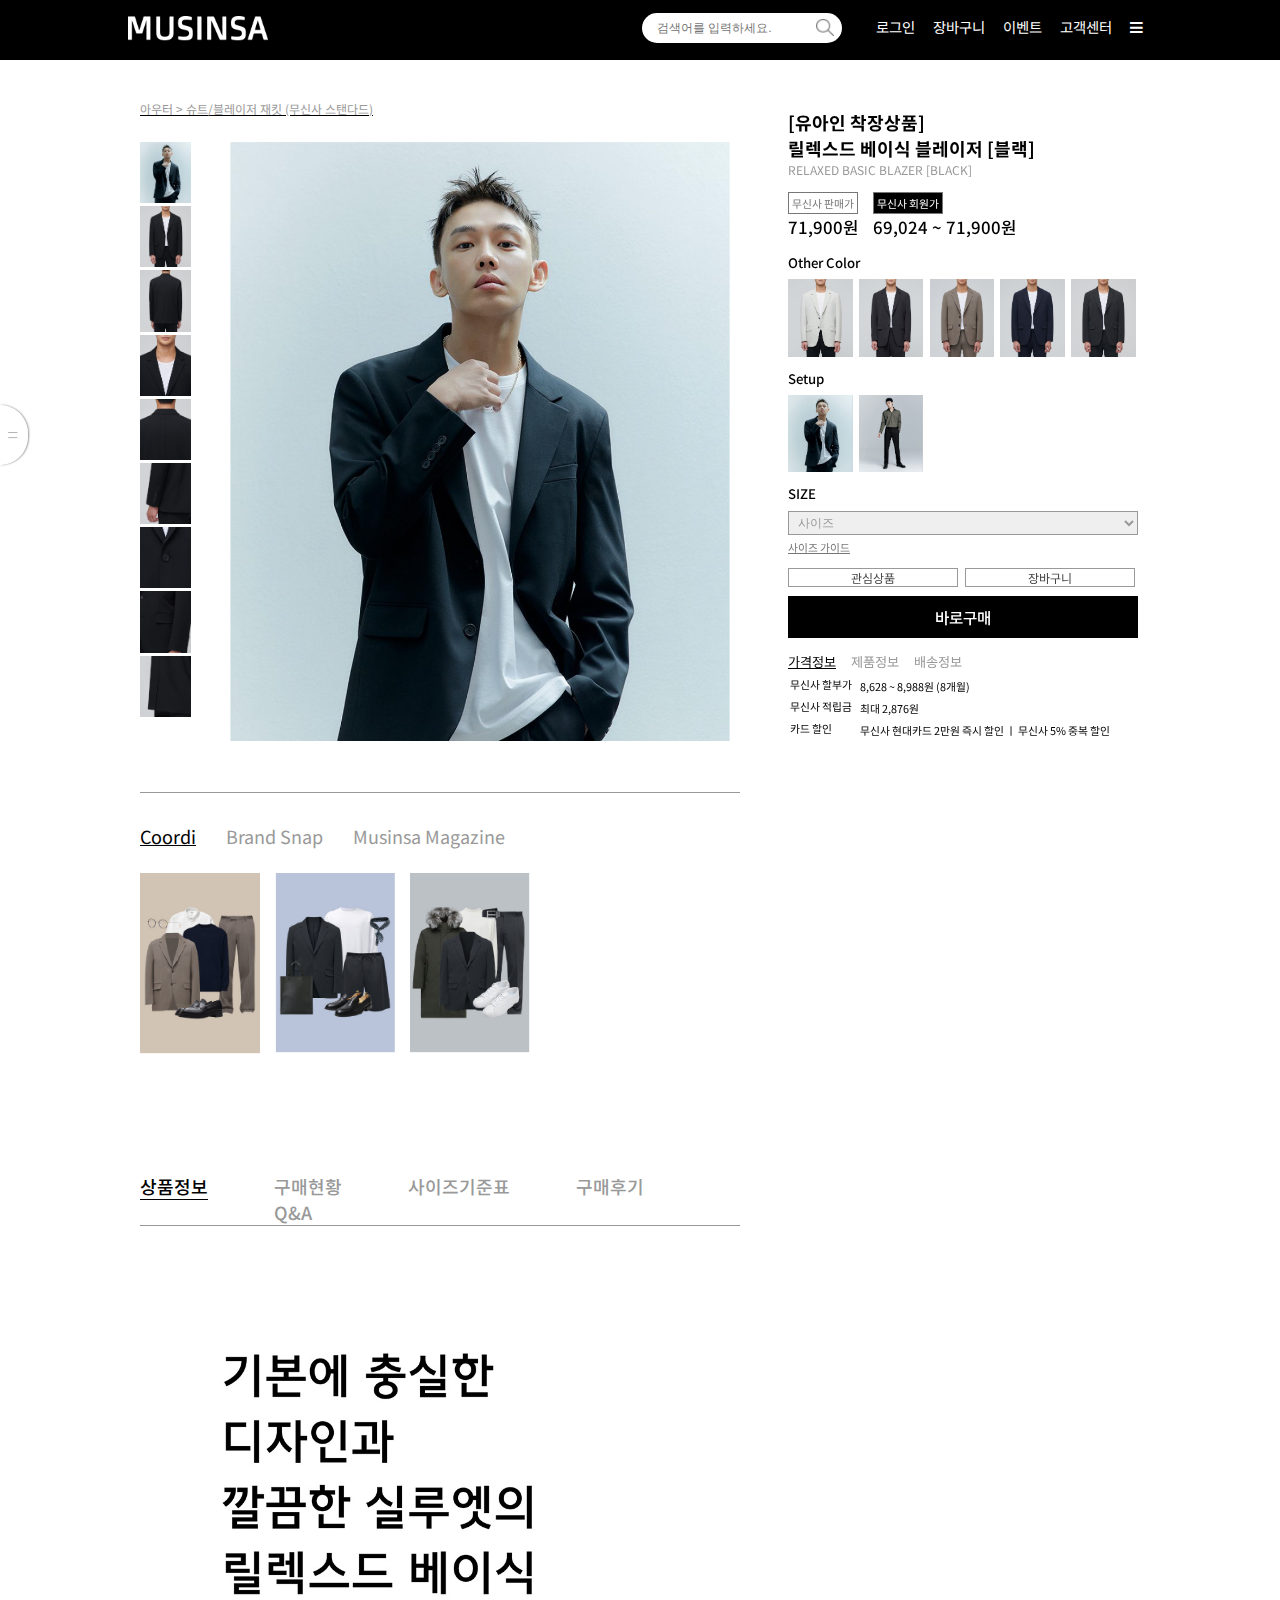
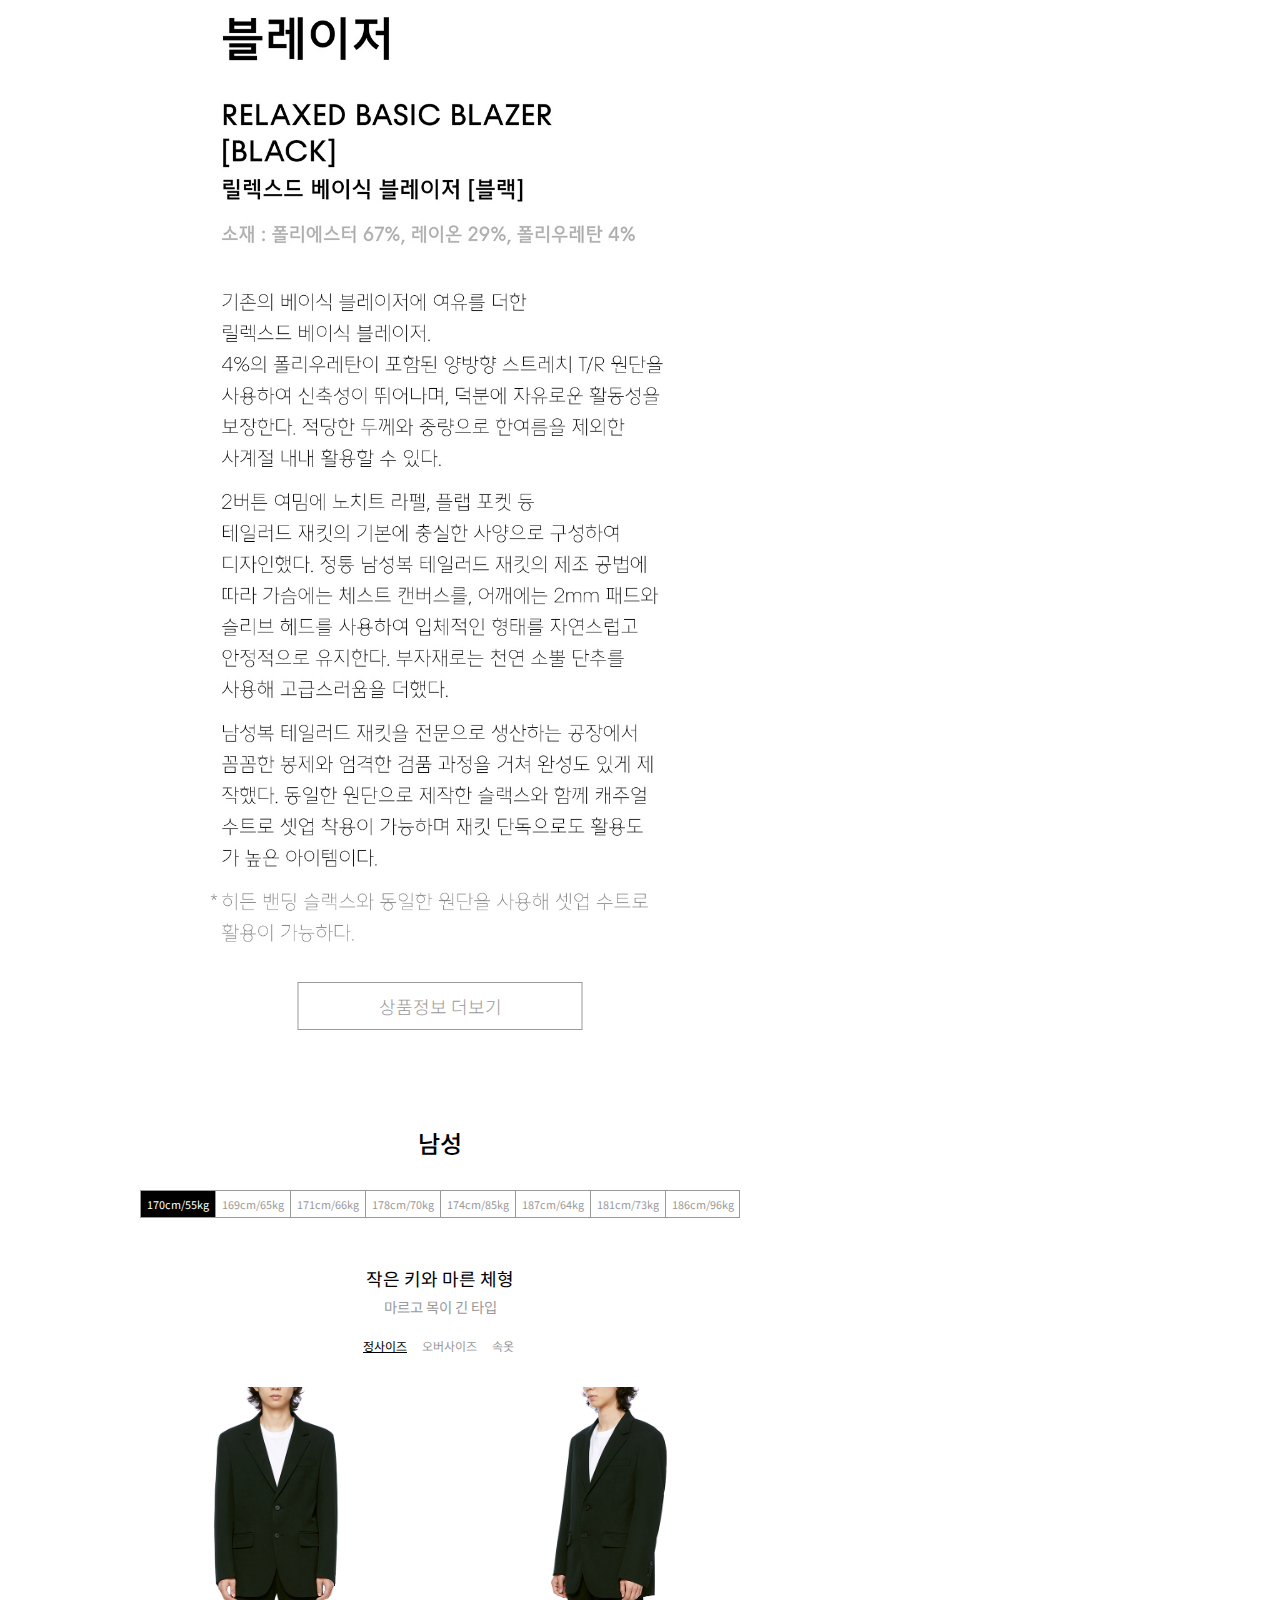
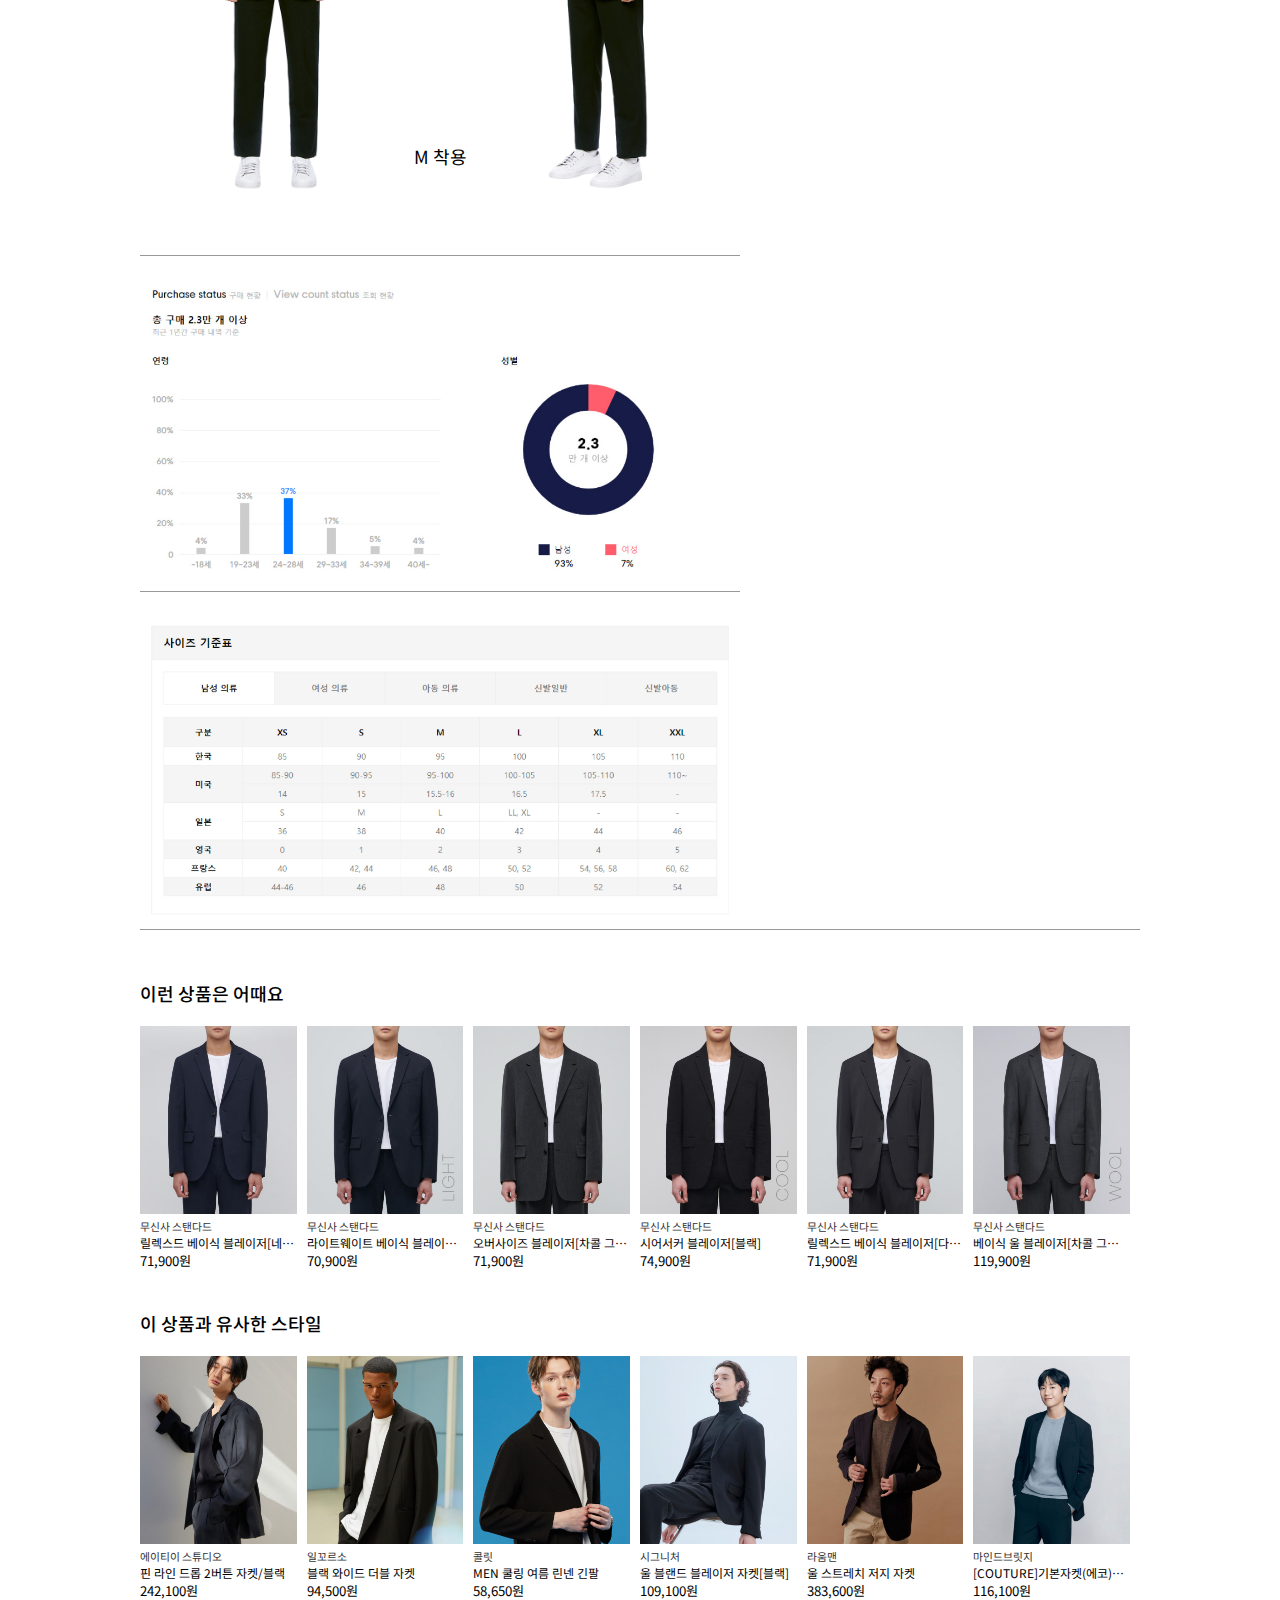
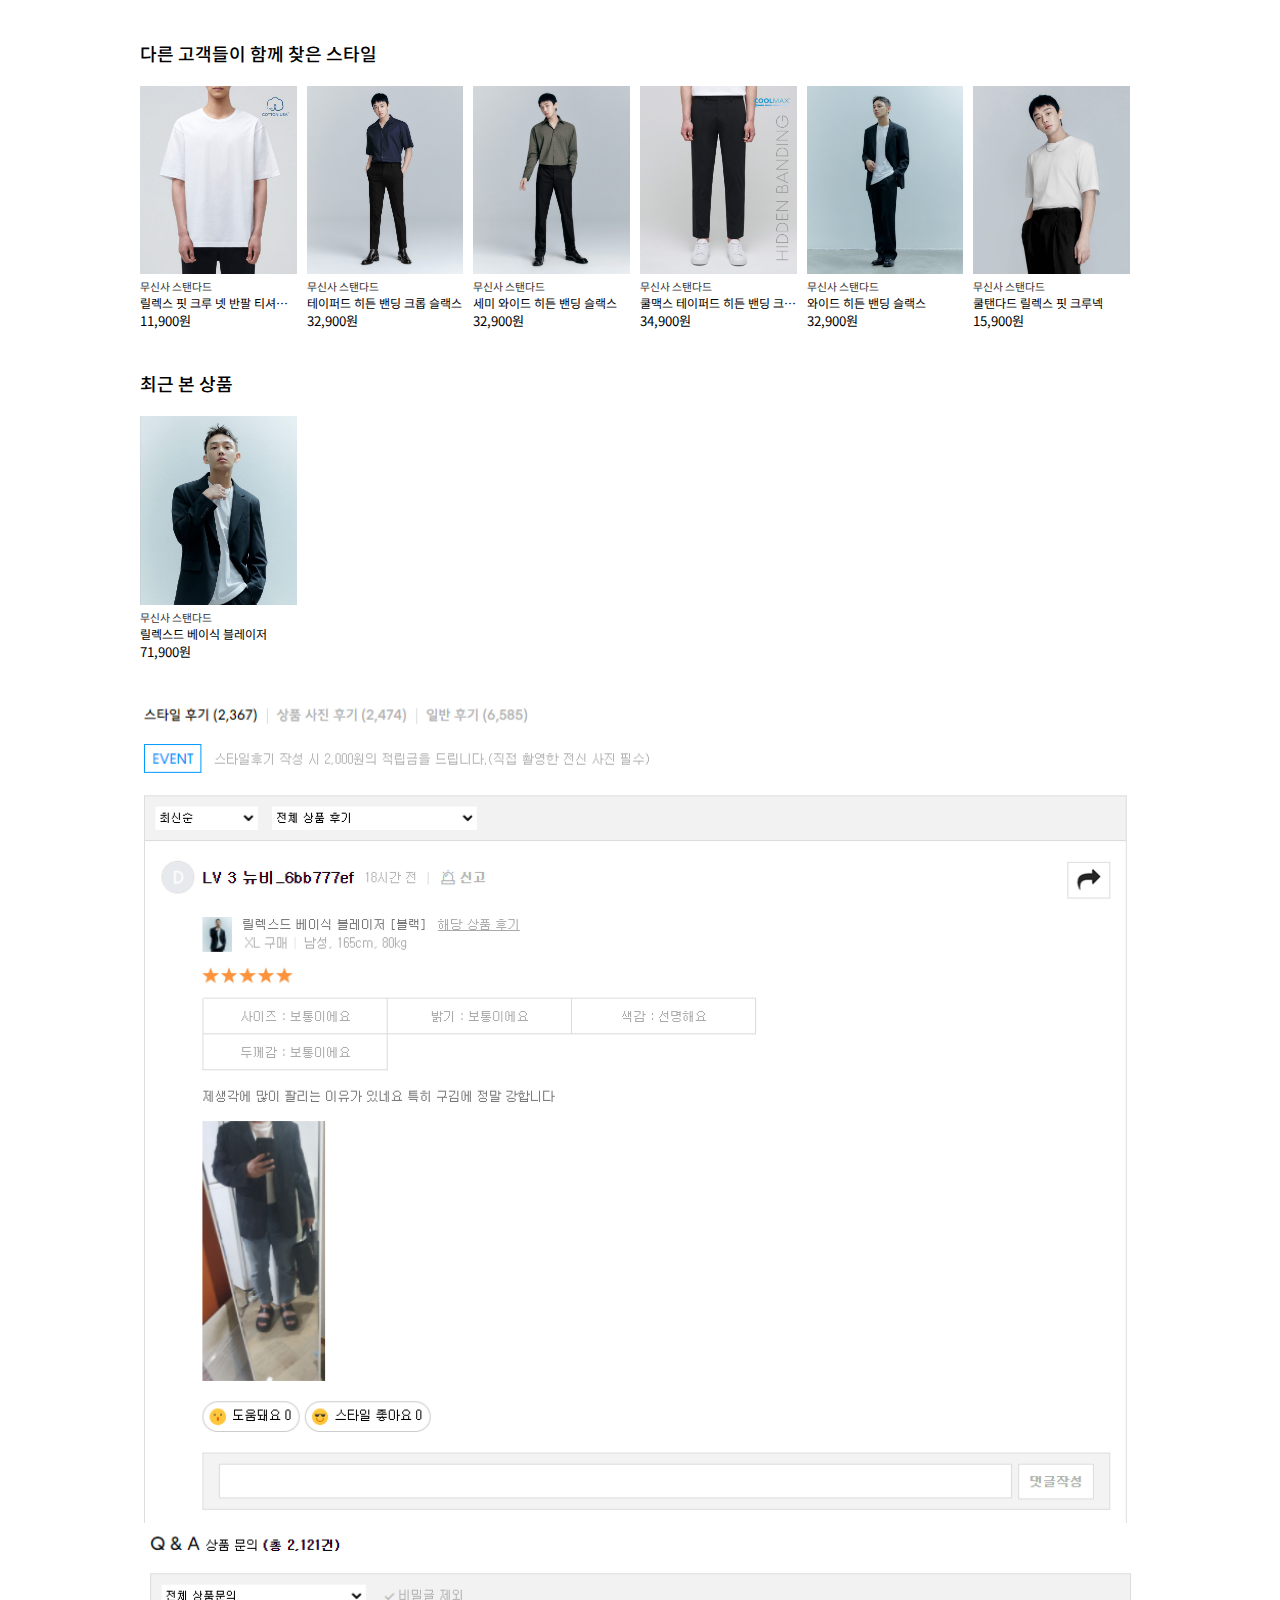
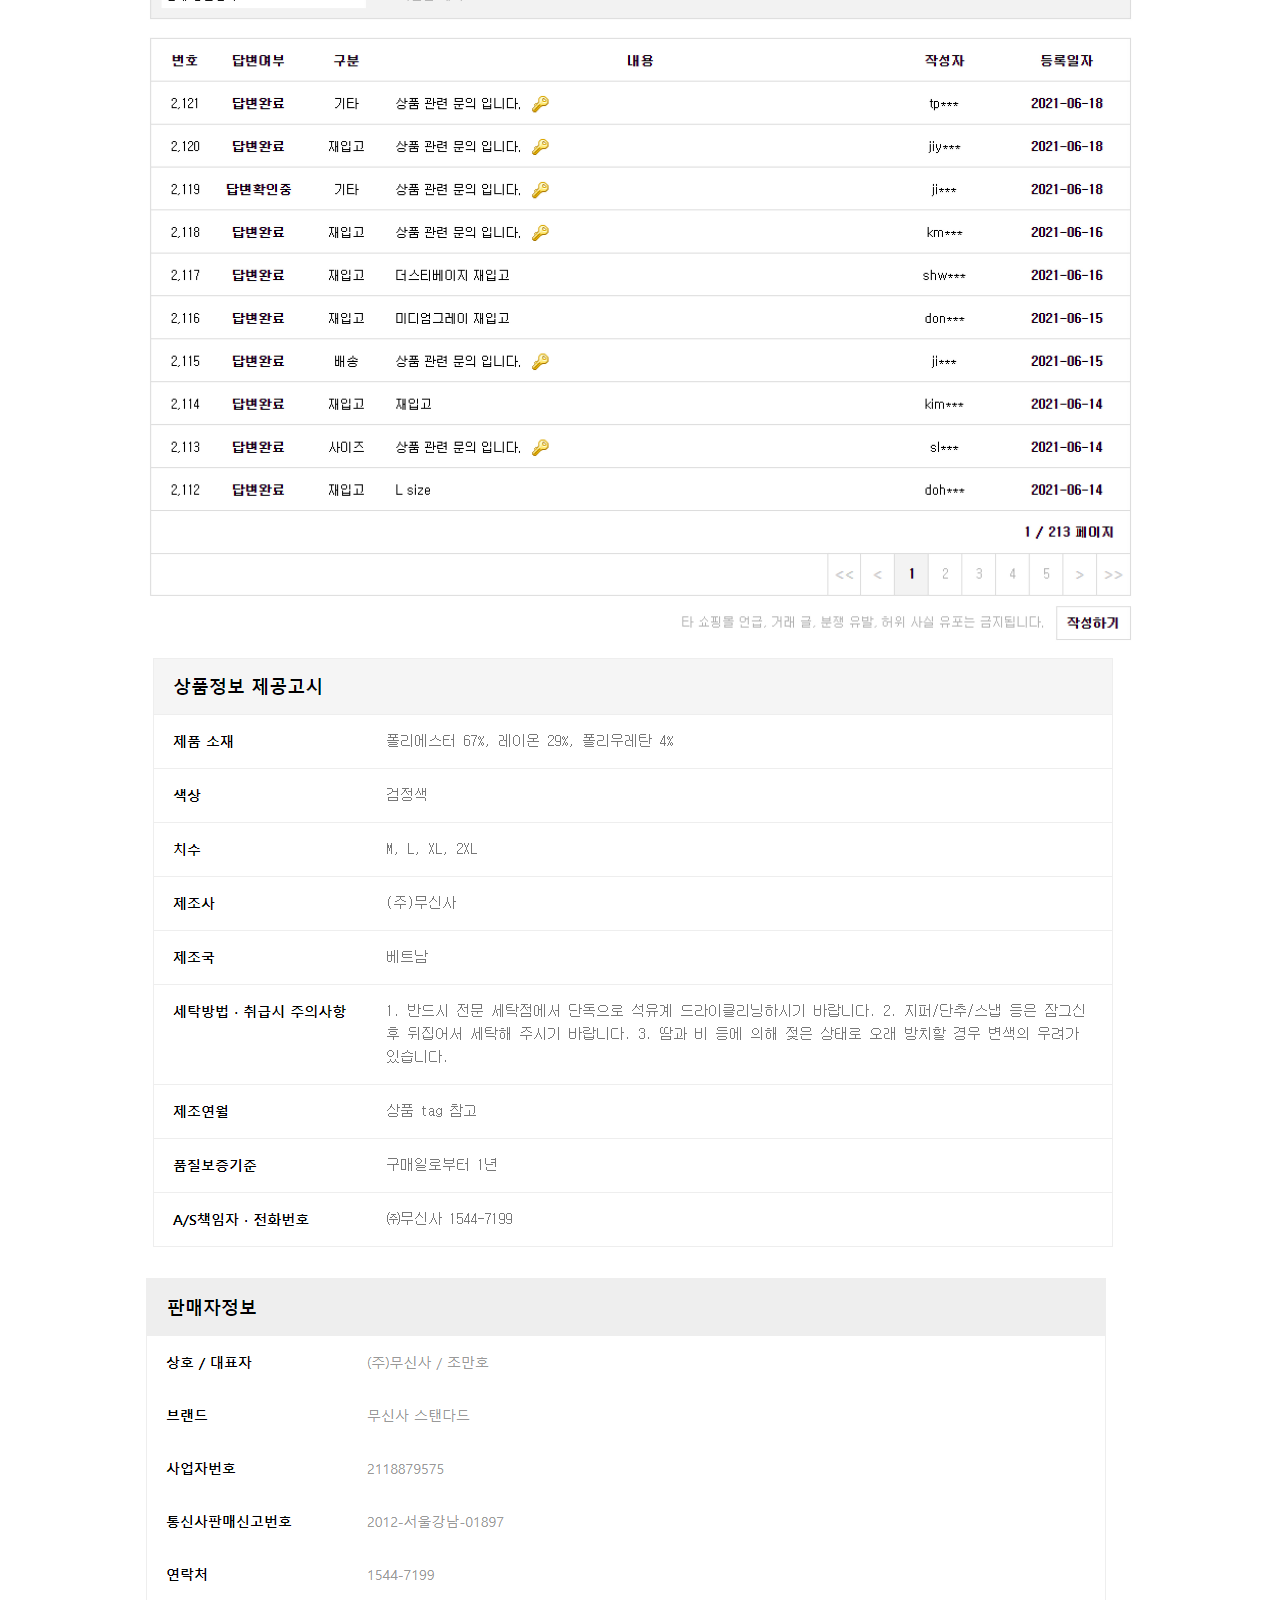
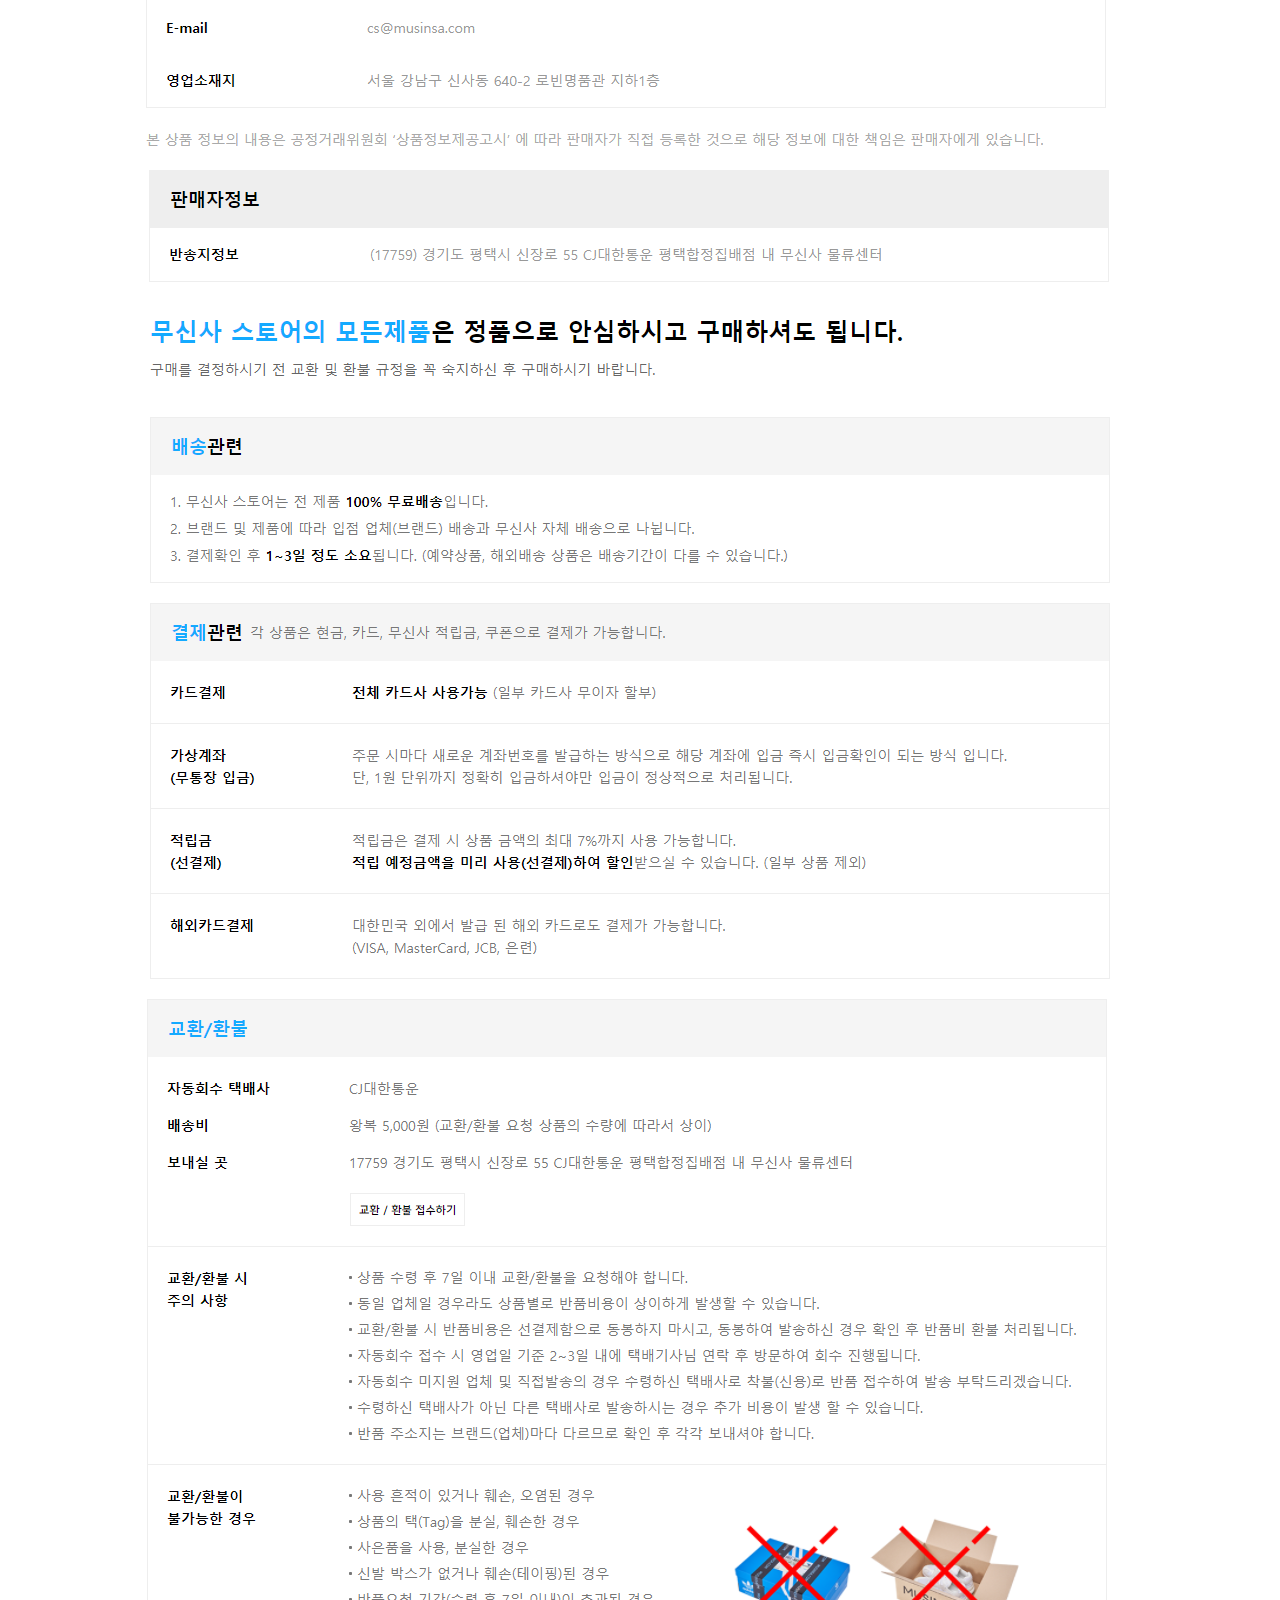
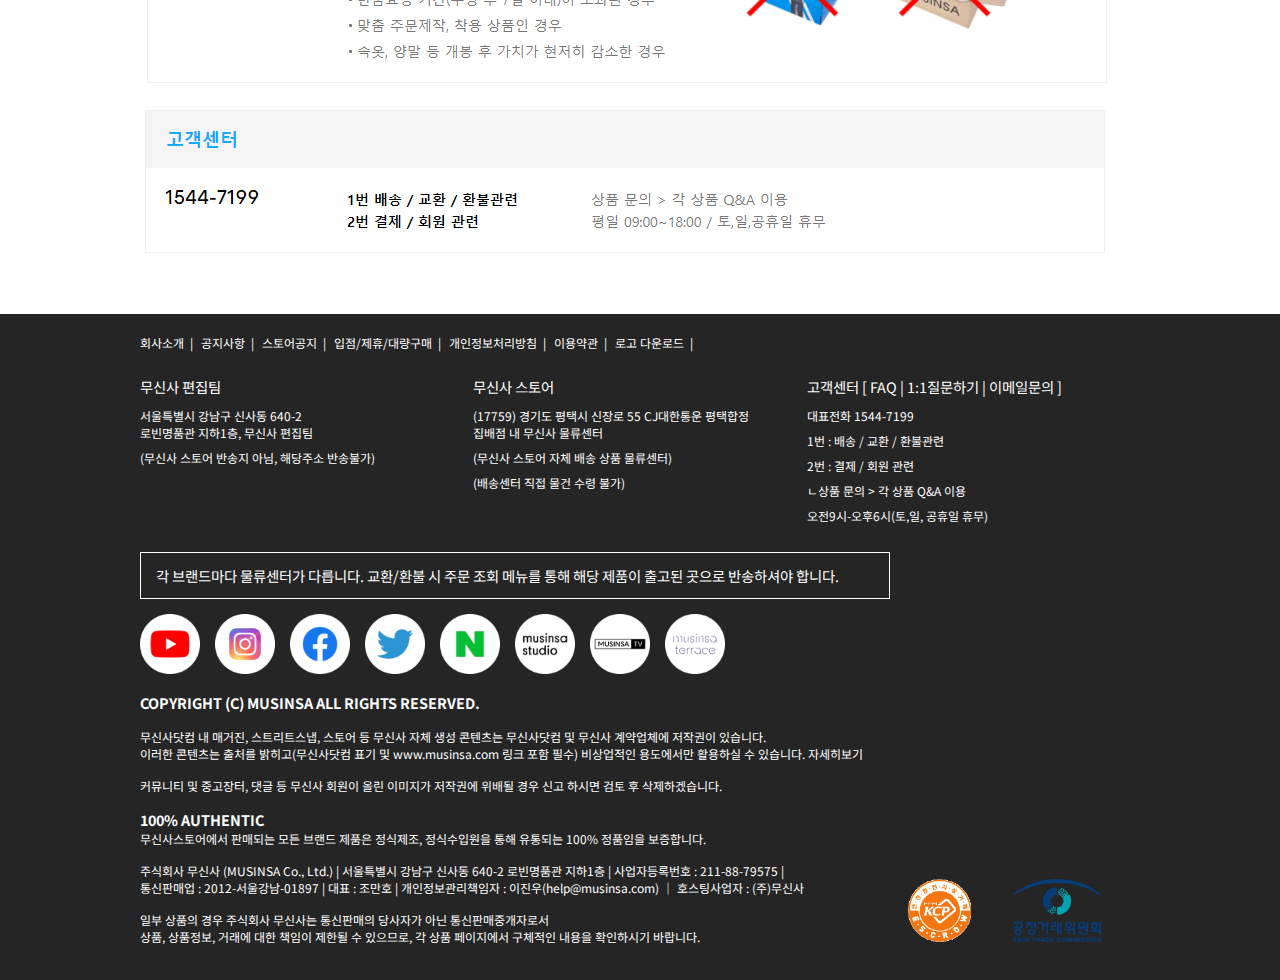
<file: detail.html>
<!DOCTYPE html>
<html>
  <head>
    <meta charset="utf-8">
    <script src="./js/jquery-3.4.0.min.js"></script>
    <script src="./js/detailjs.js"></script>
    <title>무신사 스텐다드(MUSINSA STANDARD) 릴렉스드 베이식 블레이저 [블랙</title>
    <link rel="stylesheet" href="./css/reset.css">
    <link rel="stylesheet" href="./css/detail.css">
    <link rel="stylesheet" href="./fontawesome/css/all.css">
    <link rel="preconnect" href="https://fonts.googleapis.com">
    <link rel="preconnect" href="https://fonts.gstatic.com" crossorigin>
    <link href="https://fonts.googleapis.com/css2?family=Noto+Sans+KR:wght@100;300;400;500;700;900&display=swap" rel="stylesheet">
  </head>
  <body>
    <div class="all">
      <!-- header -->
      <header>
        <div class="innercontents">
          <h1><a href="./index.html"><img src="./img/logo.png" alt="무신사 로고"></a></h1>
          <div class="gnb">
            <ul>
              <li><a href="#">로그인</a></li>
              <li><a href="#">장바구니</a></li>
              <li><a href="#">이벤트</a></li>
              <li><a href="#">고객센터</a></li>
              <li><a href="#"><i class="fas fa-bars"></i></a></li>
            </ul>
            <form>
                <input type="text" placeholder="검색어를 입력하세요.">
                <a href="#"><img src="./img/icon1.png" alt="검색창 돋보기 아이콘"></a>
            </form>
          </div>
        </div>
      </header>

      <!-- side -->
      <div class="sideMenu">
        <a href="#"><img src="./img/sidemenu.png" alt="사이드 메뉴버튼"></a>
        <div class="openBox">
          <h4>품목</h4>
          <ul>
            <li>
              <a href="#">인기 Best</a>
              <ul>
                <li><a href="#">반팔 티셔츠 (60,696)</a></li>
                <li><a href="#">셔츠/블라우스 (21,542)</a></li>
                <li><a href="#">데님 팬츠 (8,619)</a></li>
                <li><a href="#">트레이닝/조거 팬츠 (11,226)</a></li>
                <li><a href="#">캔버스/단화 (6,580)</a></li>
                <li><a href="#">피케/카라 티셔츠 (5,425)</a></li>
                <li><a href="#">코튼 팬츠 (7,120)</a></li>
                <li><a href="#">숏 팬츠 (12,450)</a></li>
                <li><a href="#">메신저/크로스 백 (7,917)</a></li>
                <li><a href="#">샌들 (3,317)</a></li>
                <li><a href="#">슈트 팬츠/슬랙스 (6,970)</a></li>
                <li><a href="#">슬리퍼 (4,376)</a></li>
              </ul>
            </li>
            <li>
              <a href="#">상의 Top</a>
              <ul>
                <li><a href="#">전체 (155,262)</a></li>
                <li><a href="#">반팔 티셔츠 (61,153)</a></li>
                <li><a href="#">긴팔 티셔츠 (12,715)</a></li>
                <li><a href="#">민소매 티셔츠 (3,412)</a></li>
                <li><a href="#">셔츠/블라우스 (21,587)</a></li>
                <li><a href="#">피케/카라 티셔츠 (5,451)</a></li>
                <li><a href="#">맨투맨/스웨트셔츠 (24,396)</a></li>
                <li><a href="#">후드 티셔츠 (15,626)</a></li>
                <li><a href="#">니트/스웨터 (10,216)</a></li>
                <li><a href="#">기타 상의 (799)</a></li>
              </ul>
            </li>
            <li>
              <a href="#">아우터 Outer</a>
              <ul>
                <li><a href="#">전체 (41,559)</a></li>
                <li><a href="#">후드 집업 (2,771)</a></li>
                <li><a href="#">블루종/MA-1 (1,663)</a></li>
                <li><a href="#">레더/라이더스 재킷 (1,323)</a></li>
                <li><a href="#">무스탕/퍼 (696)</a></li>
                <li><a href="#">트러커 재킷 (2,000)</a></li>
                <li><a href="#">슈트/블레이저 재킷 (4,930)</a></li>
                <li><a href="#">카디건 (4,482)</a></li>
                <li><a href="#">아노락 재킷 (1,314)</a></li>
                <li><a href="#">플리스/뽀글이 (2,296)</a></li>
                <li><a href="#">트레이닝 재킷 (1,311)</a></li>
                <li><a href="#">스타디움 재킷 (293)</a></li>
                <li><a href="#">환절기 코트 (1,821)</a></li>
                <li><a href="#">겨울 싱글 코트 (1,088)</a></li>
                <li><a href="#">겨울 더블 코트 (713)</a></li>
                <li><a href="#">겨울 기타 코트 (873)</a></li>
                <li><a href="#">롱패딩/롱헤비 아우터 (752)</a></li>
                <li><a href="#">숏패딩/숏헤비 아우터 (3,177)</a></li>
                <li><a href="#">패딩 베스트 (467)</a></li>
                <li><a href="#">베스트 (1,936)</a></li>
                <li><a href="#">사파리/헌팅 재킷 (1,344)</a></li>
                <li><a href="#">나일론/코치 재킷 (3,936)</a></li>
                <li><a href="#">기타 아우터 (2,371)</a></li>
              </ul>
            </li>
            <li>
              <a href="#">바지 Pants</a>
              <ul>
                <li><a href="#">전체 (51,788)</a></li>
                <li><a href="#">데님 팬츠 (8,614)</a></li>
                <li><a href="#">코튼 팬츠 (7,096)</a></li>
                <li><a href="#">슈트 팬츠/슬랙스 (6,906)</a></li>
                <li><a href="#">트레이닝/조거 팬츠 (11,143)</a></li>
                <li><a href="#">숏 팬츠 (12,625)</a></li>
                <li><a href="#">레깅스 (2,188)</a></li>
                <li><a href="#">점프 슈트/오버올 (660)</a></li>
                <li><a href="#">기타 바지 (2,555)</a></li>
              </ul>
            </li>
            <li>
              <a href="#">원피스 Onepiece</a>
              <ul>
                <li><a href="#">전체 (10,185)</a></li>
                <li><a href="#">미니 원피스 (2,622)</a></li>
                <li><a href="#">미디 원피스 (3,862)</a></li>
                <li><a href="#">맥시 원피스 (3,700)</a></li>
              </ul>
            </li>
            <li>
              <a href="#">스커트 Skirt</a>
              <ul>
                <li><a href="#">전체 (7,454)</a></li>
                <li><a href="#">미니스커트 (2,842)</a></li>
                <li><a href="#">미디스커트 (2,482)</a></li>
                <li><a href="#">롱스커트 (2,130)</a></li>
              </ul>
            </li>
            <li>
              <a href="#">가방 Bag</a>
              <ul>
                <li><a href="#">전체 (43,283)</a></li>
                <li><a href="#">백팩 (5,207)</a></li>
                <li><a href="#">메신저/크로스 백 (7,922)</a></li>
                <li><a href="#">숄더백 (8,871)</a></li>
                <li><a href="#">토트백 (3,804)</a></li>
                <li><a href="#">에코백 (2,167)</a></li>
                <li><a href="#">보스턴/드럼/더플백 (457)</a></li>
                <li><a href="#">웨이스트 백 (1,535)</a></li>
                <li><a href="#">파우치 백 (2,277)</a></li>
                <li><a href="#">브리프케이스 (561)</a></li>
                <li><a href="#">캐리어 (1,053)</a></li>
                <li><a href="#">가방 소품 (878)</a></li>
                <li><a href="#">지갑/머니클립 (6,501)</a></li>
                <li><a href="#">클러치 백 (2,046)</a></li>
              </ul>
            </li>
            <li>
              <a href="#">여성 가방 Women’s bag</a>
              <ul>
                <li><a href="#">전체 (19,439)</a></li>
                <li><a href="#">크로스백 (3,382)</a></li>
                <li><a href="#">토트백 (2,615)</a></li>
                <li><a href="#">숄더백 (7,388)</a></li>
                <li><a href="#">클러치 백 (852)</a></li>
                <li><a href="#">파우치 백 (935)</a></li>
                <li><a href="#">백팩 (689)</a></li>
                <li><a href="#">웨이스트 백 (165)</a></li>
                <li><a href="#">지갑/머니클립 (2,772)</a></li>
                <li><a href="#">가방 소품 (641)</a></li>
              </ul>
            </li>
            <li>
              <a href="#">스니커즈 Sneakers</a>
              <ul>
                <li><a href="#">전체 (11,544)</a></li>
                <li><a href="#">캔버스/단화 (6,477)</a></li>
                <li><a href="#">러닝화/피트니스화 (2,674)</a></li>
                <li><a href="#">농구화 (28)</a></li>
                <li><a href="#">기타 스니커즈 (2,365)</a></li>
              </ul>
            </li>
            <li>
              <a href="#">신발 Shoes</a>
              <ul>
                <li><a href="#">전체 (22,078)</a></li>
                <li><a href="#">구두 (2,215)</a></li>
                <li><a href="#">로퍼 (2,743)</a></li>
                <li><a href="#">힐/펌프스 (2,996)</a></li>
                <li><a href="#">플랫 슈즈 (1,057)</a></li>
                <li><a href="#">블로퍼 (1,303)</a></li>
                <li><a href="#">샌들 (3,404)</a></li>
                <li><a href="#">슬리퍼 (4,376)</a></li>
                <li><a href="#">기타 신발 (535)</a></li>
                <li><a href="#">모카신/보트 슈즈 (215)</a></li>
                <li><a href="#">부츠 (3,021)</a></li>
                <li><a href="#">신발 용품 (213)</a></li>
              </ul>
            </li>
            <li>
              <a href="#">모자 Headwear</a>
              <ul>
                <li><a href="#">전체 (19,117)</a></li>
                <li><a href="#">캡/야구 모자 (12,073)</a></li>
                <li><a href="#">헌팅캡/베레모 (822)</a></li>
                <li><a href="#">페도라 (235)</a></li>
                <li><a href="#">버킷/사파리햇 (2,797)</a></li>
                <li><a href="#">비니 (2,119)</a></li>
                <li><a href="#">트루퍼 (201)</a></li>
                <li><a href="#">기타 모자 (869)</a></li>
              </ul>
            </li>
            <li>
              <a href="#">양말/레그웨어 Socks /Legwear</a>
              <ul>
                <li><a href="#">전체 (5,060)</a></li>
                <li><a href="#">양말 (4,938)</a></li>
                <li><a href="#">스타킹 (122)</a></li>
              </ul>
            </li>
            <li>
              <a href="#">속옷 Underwear</a>
              <ul>
                <li><a href="#">전체 (7,449)</a></li>
                <li><a href="#">여성 속옷 상의 (1,646)</a></li>
                <li><a href="#">여성 속옷 하의 (748)</a></li>
                <li><a href="#">여성 속옷 세트 (986)</a></li>
                <li><a href="#">남성 속옷 (2,438)</a></li>
                <li><a href="#">홈웨어 (1,631)</a></li>
              </ul>
            </li>
            <li>
              <a href="#">선글라스/안경태 Eyewear</a>
              <ul>
                <li><a href="#">전체 (13,591)</a></li>
                <li><a href="#">안경 (7,262)</a></li>
                <li><a href="#">선글라스 (6,033)</a></li>
                <li><a href="#">안경 소품 (296)</a></li>
              </ul>
            </li>
            <li>
              <a href="#">시계 Watch</a>
              <ul>
                <li><a href="#">전체 (11,204)</a></li>
                <li><a href="#">디지털 (1,524)</a></li>
                <li><a href="#">쿼츠 아날로그 (8,313)</a></li>
                <li><a href="#">오토매틱 아날로그 (500)</a></li>
                <li><a href="#">시계 용품 (344)</a></li>
                <li><a href="#">기타 시계 (523)</a></li>
              </ul>
            </li>
            <li>
              <a href="#">스포츠/용품 Sports/Goods</a>
              <ul>
                <li><a href="#">전체 (15,264)</a></li>
                <li><a href="#">기능성 상의 (3,434)</a></li>
                <li><a href="#">기능성 하의 (2,652)</a></li>
                <li><a href="#">수영복/래쉬가드 (5,380)</a></li>
                <li><a href="#">수영용품 (579)</a></li>
                <li><a href="#">캠핑 용품 (603)</a></li>
                <li><a href="#">스케이트 용품 (25)</a></li>
                <li><a href="#">자전거 용품 (318)</a></li>
                <li><a href="#">스노우 웨어 (1,088)</a></li>
                <li><a href="#">스노우 용품 (323)</a></li>
                <li><a href="#">기타 스포츠 (847)</a></li>
              </ul>
            </li>
            <li>
              <a href="#">골프용품 Golf goods</a>
              <ul>
                <li><a href="#">전체 (1,460)</a></li>
                <li><a href="#">골프 잡화 (170)</a></li>
                <li><a href="#">골프 모자 (585)</a></li>
                <li><a href="#">골프화 (91)</a></li>
                <li><a href="#">골프 가방 (285)</a></li>
                <li><a href="#">골프 클럽 (10)</a></li>
                <li><a href="#">골프공 (98)</a></li>
                <li><a href="#">클럽 커버 (115)</a></li>
                <li><a href="#">볼마커 (28)</a></li>
                <li><a href="#">골프티 (16)</a></li>
                <li><a href="#">기타 필드용품 (1)</a></li>
                <li><a href="#">기타 골프용품 (61)</a></li>
              </ul>
            </li>
            <li>
              <a href="#">디지털/테크 Digital/Tech</a>
              <ul>
                <li><a href="#">전체 (33,836)</a></li>
                <li><a href="#">이어폰 (100)</a></li>
                <li><a href="#">헤드폰 (57)</a></li>
                <li><a href="#">스피커 (97)</a></li>
                <li><a href="#">케이스/슬리브 (28,146)</a></li>
                <li><a href="#">충전기/케이블 (700)</a></li>
                <li><a href="#">거치대 (2,886)</a></li>
                <li><a href="#">카메라/카메라용품 (77)</a></li>
                <li><a href="#">기타 디지털/테크 (1,773)</a></li>
              </ul>
            </li>
            <li>
              <a href="#">악세사리 Accessory</a>
              <ul>
                <li><a href="#">전체 (8,525)</a></li>
                <li><a href="#">마스크 (1,064)</a></li>
                <li><a href="#">키링/키케이스 (1,402)</a></li>
                <li><a href="#">벨트 (1,672)</a></li>
                <li><a href="#">넥타이 (1,244)</a></li>
                <li><a href="#">머플러 (1,279)</a></li>
                <li><a href="#">스카프/반다나 (893)</a></li>
                <li><a href="#">장갑 (457)</a></li>
                <li><a href="#">기타 액세서리 (509)</a></li>
              </ul>
            </li>
            <li>
              <a href="#">쥬얼리 Jewelry</a>
              <ul>
                <li><a href="#">전체 (34,602)</a></li>
                <li><a href="#">팔찌 (7,511)</a></li>
                <li><a href="#">반지 (5,820)</a></li>
                <li><a href="#">목걸이/펜던트 (9,160)</a></li>
                <li><a href="#">귀걸이 (10,230)</a></li>
                <li><a href="#">발찌 (487)</a></li>
                <li><a href="#">브로치/배지 (502)</a></li>
                <li><a href="#">헤어 액세서리 (890)</a></li>
              </ul>
            </li>
            <li>
              <a href="#">뷰티 Beauty</a>
              <ul>
                <li><a href="#">전체 (10,730)</a></li>
                <li><a href="#">스킨케어 (3,113)</a></li>
                <li><a href="#">베이스 메이크업 (600)</a></li>
                <li><a href="#">포인트 메이크업 (946)</a></li>
                <li><a href="#">헤어케어 (1,107)</a></li>
                <li><a href="#">바디케어 (1,111)</a></li>
                <li><a href="#">쉐이빙/제모 (180)</a></li>
                <li><a href="#">클렌징 (785)</a></li>
                <li><a href="#">뷰티 디바이스 (398)</a></li>
                <li><a href="#">향수/탈취 (1,387)</a></li>
                <li><a href="#">다이어트/헬스 (210)</a></li>
                <li><a href="#">미용 소품 (889)</a></li>
                <li><a href="#">덴탈케어 (158)</a></li>
              </ul>
            </li>
            <li>
              <a href="#">생활/취미/예술 Life</a>
              <ul>
                <li><a href="#">전체 (5,814)</a></li>
                <li><a href="#">우산 (194)</a></li>
                <li><a href="#">가구/조명 (251)</a></li>
                <li><a href="#">침구/쿠션/담요 (587)</a></li>
                <li><a href="#">러그/매트/수건 (442)</a></li>
                <li><a href="#">디퓨저/캔들 (714)</a></li>
                <li><a href="#">액자/포스터 (274)</a></li>
                <li><a href="#">키친 (1,124)</a></li>
                <li><a href="#">텀블러 (474)</a></li>
                <li><a href="#">문구 (1,023)</a></li>
                <li><a href="#">토이 (71)</a></li>
                <li><a href="#">기타 라이프 (660)</a></li>
              </ul>
            </li>
            <li>
              <a href="#">책/음악/티켓 Culture</a>
              <ul>
                <li><a href="#">전체 (53)</a></li>
                <li><a href="#">잡지/무크지 (39)</a></li>
                <li><a href="#">기타 컬처 (14)</a></li>
              </ul>
            </li>
            <li>
              <a href="#">반려동물 Pet</a>
              <ul>
                <li><a href="#">전체 (2,023)</a></li>
                <li><a href="#">반려동물 의류 (1,340)</a></li>
                <li><a href="#">반려동물용품 (683)</a></li>
              </ul>
            </li>
          </ul>
          <a href="#"><img src="./img/x.png" alt="엑스표시아이콘"></a>
        </div>
      </div>

      <!-- 영역1 -->
      <div class="wrap">
        <div class="inner">
          <div class="contents">
            <div class="tet">

            </div>
            <!-- 메인 -->
            <div class="main">
              <p><a href="#">아우터 > 슈트/블레이저 재킷 (무신사 스탠다드)</a></p>
              <div class="mimg1">
                <ul>
                  <li><img src="./img2/mjpg1.jpg" alt="유아인착샷사진"></li>
                  <li><img src="./img2/mjpg2.jpg" alt="착샷전면사진"></li>
                  <li><img src="./img2/mjpg3.jpg" alt="착샷후면사진"></li>
                  <li><img src="./img2/mjpg4.jpg" alt="카라확대사진"></li>
                  <li><img src="./img2/mjpg5.jpg" alt="카라확대후면사진"></li>
                  <li><img src="./img2/mjpg6.jpg" alt="소매사진"></li>
                  <li><img src="./img2/mjpg7.jpg" alt="단추디테일사진"></li>
                  <li><img src="./img2/mjpg8.jpg" alt="포켓디테일사진"></li>
                  <li><img src="./img2/mjpg9.jpg" alt="옷질감사진"></li>
                </ul>
              </div>
              <div class="mimg2">
                <h1 class="on"><img src="./img2/main1.jpg" alt="유아인착샷사진"></h1>
                <h1><img src="./img2/mjpg2.jpg" alt="착샷전면사진"></h1>
                <h1><img src="./img2/mjpg3.jpg" alt="착샷후면사진"></h1>
                <h1><img src="./img2/mjpg4.jpg" alt="카라확대사진"></h1>
                <h1><img src="./img2/mjpg5.jpg" alt="카라확대후면사진"></h1>
                <h1><img src="./img2/mjpg6.jpg" alt="소매사진"></h1>
                <h1><img src="./img2/mjpg7.jpg" alt="단추디테일사진"></h1>
                <h1><img src="./img2/mjpg8.jpg" alt="포켓디테일사진"></h1>
                <h1><img src="./img2/mjpg9.jpg" alt="옷질감사진"></h1>
              </div>
            </div>

            <!-- coordi -->
            <div class="coordi">
              <dl>
                <dt class="on2">Coordi</dt>
                <dd class="on2">
                  <ul>
                    <li><a href="#"><img src="./img2/coordi_1.png" alt="코디사진1"></a></li>
                    <li><a href="#"><img src="./img2/coordi_2.png" alt="코디사진2"></a></li>
                    <li><a href="#"><img src="./img2/coordi_3.png" alt="코디사진3"></a></li>
                  </ul>
                </dd>
                <dt>Brand Snap</dt>
                <dd>
                  <ul>
                    <li><a href="#"><img src="./img2/snap_1.png" alt="길거리착샷전신사진1"></a></li>
                    <li><a href="#"><img src="./img2/snap_2.png" alt="길거리착샷전신사진2"></a></li>
                    <li><a href="#"><img src="./img2/snap_3.png" alt="길거리착샷전신사진3"></a></li>
                  </ul>
                </dd>
                <dt>Musinsa Magazine</dt>
                <dd>
                  <ul>
                    <li><a href="#"><img src="./img2/mgz-01.jpg" alt="무신사매거진 6호 표지사진"></a></li>
                  </ul>
                </dd>
              </dl>
            </div>

            <!-- mGNB -->
            <div class="mgnb">
              <ul>
                <li><a href="#">상품정보</a></li>
                <li><a href="#">구매현황</a></li>
                <li><a href="#">사이즈기준표</a></li>
                <li><a href="#">구매후기</a></li>
                <li><a href="#">Q&A</a></li>
              </ul>
            </div>

            <!-- 상품정보 -->
            <div class="inpo">
              <img class="on3" src="./img2/page_1.jpg" alt="상품정보사진1">
              <img class="on3" src="./img2/page_2.jpg" alt="상품정보사진2">
              <img src="./img2/page_3.jpg" alt="상품정보사진3">
              <img src="./img2/page_4.jpg" alt="상품정보사진4">
              <img src="./img2/page_5.jpg" alt="상품정보사진5">
              <img src="./img2/page_6.jpg" alt="상품정보사진6">
              <img src="./img2/page_7.jpg" alt="상품정보사진7">
              <img src="./img2/page_8.jpg" alt="상품정보사진8">
              <img src="./img2/page_9.jpg" alt="상품정보사진9">
              <img src="./img2/page_10.jpg" alt="상품정보사진10">
              <img src="./img2/page_11.jpg" alt="상품정보사진11">
              <p>상품정보 더보기</p>
            </div>

            <!-- 체형 -->
            <div class="physical">
              <h2>남성</h2>
              <dl>
                <dt class="on4">170cm/55kg</dt>
                <dd class="on4">
                  <h3>작은 키와 마른 체형</h3>
                  <p>마르고 목이 긴 타입</p>
                  <dl>
                    <dt class="on5">정사이즈</dt>
                    <dd class="on5">
                      <img src="./img2/170_55_m_1.jpg" alt="170_55_m_전면">
                      <img src="./img2/170_55_m_2.jpg" alt="170_55_m_후면">
                      <p class="txt1">M 착용</p>
                    </dd>
                    <dt>오버사이즈</dt>
                    <dd>
                      <img src="./img2/170_55_L_1.jpg" alt="170_55_L_전면">
                      <img src="./img2/170_55_L_2.jpg" alt="170_55_L_후면">
                      <p class="txt1">L 착용</p>
                    </dd>
                    <dt>속옷</dt>
                    <dd>
                      <img src="./img2/170_55_under_1.jpg" alt="170_55_속옷_전면">
                      <img src="./img2/170_55_under_2.jpg" alt="170_55_속옷_후면">
                      <p class="under">모델의 실제 체형을 보여주기 위한 속옷 착용 컷입니다</p>
                    </dd>
                  </dl>
                </dd>
                <dt>169cm/65kg</dt>
                <dd>
                  <h3>작은 키와 보통 체형</h3>
                  <p>어깨가 처진 타입</p>
                  <dl>
                    <dt class="on5">정사이즈</dt>
                    <dd class="on5">
                      <img src="./img2/169_65_m_1.jpg" alt="169_65_m_전면">
                      <img src="./img2/169_65_m_2.jpg" alt="169_65_m_후면">
                      <p class="txt1">M 착용</p>
                    </dd>
                    <dt>오버사이즈</dt>
                    <dd>
                      <img src="./img2/169_65_L_1.jpg" alt="169_65_L_전면">
                      <img src="./img2/169_65_L_2.jpg" alt="169_65_L_후면">
                      <p class="txt1">L 착용</p>
                    </dd>
                    <dt>속옷</dt>
                    <dd>
                      <img src="./img2/169_65_under_1.jpg" alt="169_65_속옷_전면">
                      <img src="./img2/169_65_under_2.jpg" alt="169_65_속옷_후면">
                      <p class="under">모델의 실제 체형을 보여주기 위한 속옷 착용 컷입니다</p>
                    </dd>
                  </dl>
                </dd>
                <dt>171cm/66kg</dt>
                <dd>
                  <h3>작은 키와 건장한 체형</h3>
                  <p>어깨가 넓은 타입</p>
                  <dl>
                    <dt class="on5">정사이즈</dt>
                    <dd class="on5">
                      <img src="./img2/171_66_m_1.jpg" alt="171_66_m_전면">
                      <img src="./img2/171_66_m_2.jpg" alt="171_66_m_후면">
                      <p class="txt1">M 착용</p>
                    </dd>
                    <dt>오버사이즈</dt>
                    <dd>
                      <img src="./img2/171_66_L_1.jpg" alt="171_66_L_전면">
                      <img src="./img2/171_66_L_2.jpg" alt="171_66_L_후면">
                      <p class="txt1">L 착용</p>
                    </dd>
                    <dt>속옷</dt>
                    <dd>
                      <img src="./img2/171_66_under_1.jpg" alt="171_66_속옷_전면">
                      <img src="./img2/171_66_under_2.jpg" alt="171_66_속옷_후면">
                      <p class="under">모델의 실제 체형을 보여주기 위한 속옷 착용 컷입니다</p>
                    </dd>
                  </dl>
                </dd>
                <dt>178cm/70kg</dt>
                <dd>
                  <h3>중간 키와 보통 체형</h3>
                  <p>잔근육을 가진 타입</p>
                  <dl>
                    <dt class="on5">정사이즈</dt>
                    <dd class="on5">
                      <img src="./img2/178_70_L_1.jpg" alt="178_70_L_전면">
                      <img src="./img2/178_70_L_2.jpg" alt="178_70_L_후면">
                      <p class="txt1">L 착용</p>
                    </dd>
                    <dt>오버사이즈</dt>
                    <dd>
                      <img src="./img2/178_70_XL_1.jpg" alt="178_70_XL_전면">
                      <img src="./img2/178_70_XL_2.jpg" alt="178_70_XL_후면">
                      <p class="txt1">XL 착용</p>
                    </dd>
                    <dt>속옷</dt>
                    <dd>
                      <img src="./img2/178_70_under_1.jpg" alt="178_70_속옷_전면">
                      <img src="./img2/178_70_under_2.jpg" alt="178_70_속옷_후면">
                      <p class="under">모델의 실제 체형을 보여주기 위한 속옷 착용 컷입니다</p>
                    </dd>
                  </dl>
                </dd>
                <dt>174cm/85kg</dt>
                <dd>
                  <h3>중간 키와 건장한 체형</h3>
                  <p>어깨가 좁은 타입</p>
                  <dl>
                    <dt class="on5">정사이즈</dt>
                    <dd class="on5">
                      <img src="./img2/174_85_XL_1.jpg" alt="174_85_XL_전면">
                      <img src="./img2/174_85_XL_2.jpg" alt="174_85_XL_후면">
                      <p class="txt1">XL 착용</p>
                    </dd>
                    <dt>오버사이즈</dt>
                    <dd>
                      <img src="./img2/174_85_2XL_1.jpg" alt="174_85_2XL_전면">
                      <img src="./img2/174_85_2XL_2.jpg" alt="174_85_2XL_후면">
                      <p class="txt1">2XL 착용</p>
                    </dd>
                    <dt>속옷</dt>
                    <dd>
                      <img src="./img2/174_85_under_1.jpg" alt="174_85_속옷_전면">
                      <img src="./img2/174_85_under_2.jpg" alt="174_85_속옷_후면">
                      <p class="under">모델의 실제 체형을 보여주기 위한 속옷 착용 컷입니다</p>
                    </dd>
                  </dl>
                </dd>
                <dt>187cm/64kg</dt>
                <dd>
                  <h3>큰 키와 마른 체형</h3>
                  <p>팔 다리가 긴 타입</p>
                  <dl>
                    <dt class="on5">정사이즈</dt>
                    <dd class="on5">
                      <img src="./img2/187_64_XL_1.jpg" alt="187_64_XL_전면">
                      <img src="./img2/187_64_XL_2.jpg" alt="187_64_XL_후면">
                      <p class="txt1">XL 착용</p>
                    </dd>
                    <dt>오버사이즈</dt>
                    <dd>
                      <img src="./img2/187_64_2XL_1.jpg" alt="187_64_2XL_전면">
                      <img src="./img2/187_64_2XL_2.jpg" alt="187_64_2XL_후면">
                      <p class="txt1">2XL 착용</p>
                    </dd>
                    <dt>속옷</dt>
                    <dd>
                      <img src="./img2/187_64_under_1.jpg" alt="187_64_속옷_전면">
                      <img src="./img2/187_64_under_2.jpg" alt="187_64_속옷_후면">
                      <p class="under">모델의 실제 체형을 보여주기 위한 속옷 착용 컷입니다</p>
                    </dd>
                  </dl>
                </dd>
                <dt>181cm/73kg</dt>
                <dd>
                  <h3>큰 키와 보통 체형</h3>
                  <p>승모근이 발달한 타입</p>
                  <dl>
                    <dt class="on5">정사이즈</dt>
                    <dd class="on5">
                      <img src="./img2/181_73_L_1.jpg" alt="181_73_L_전면">
                      <img src="./img2/181_73_L_2.jpg" alt="181_73_L_후면">
                      <p class="txt1">L 착용</p>
                    </dd>
                    <dt>오버사이즈</dt>
                    <dd>
                      <img src="./img2/181_73_XL_1.jpg" alt="181_73_XL_전면">
                      <img src="./img2/181_73_XL_2.jpg" alt="181_73_XL_후면">
                      <p class="txt1">XL 착용</p>
                    </dd>
                    <dt>속옷</dt>
                    <dd>
                      <img src="./img2/181_73_under_1.jpg" alt="181_73_속옷_전면">
                      <img src="./img2/181_73_under_2.jpg" alt="181_73_속옷_후면">
                      <p class="under">모델의 실제 체형을 보여주기 위한 속옷 착용 컷입니다</p>
                    </dd>
                  </dl>
                </dd>
                <dt>186cm/96kg</dt>
                <dd>
                  <h3>큰 키와 건장한 체형</h3>
                  <p>하체가 발달한 타입</p>
                  <dl>
                    <dt class="on5">정사이즈</dt>
                    <dd class="on5">
                      <img src="./img2/186_96_2XL_1.jpg" alt="186_96_2XL_전면">
                      <img src="./img2/186_96_2XL_2.jpg" alt="186_96_2XL_후면">
                      <p class="txt1">2XL 착용</p>
                    </dd>
                    <dt>속옷</dt>
                    <dd>
                      <img src="./img2/186_96_under_1.jpg" alt="186_96_속옷_전면">
                      <img src="./img2/186_96_under_2.jpg" alt="186_96_속옷_후면">
                      <p class="under">모델의 실제 체형을 보여주기 위한 속옷 착용 컷입니다</p>
                    </dd>
                  </dl>
                </dd>
              </dl>
            </div>

            <!-- 구매 현황 -->
            <div class="status">
              <img src="./img2/jpg1.jpg" alt="구매현황통계">
            </div>

            <!-- 사이즈 기준표 -->
            <div class="size">
              <img src="./img2/jpg2.jpg" alt="사이즈기준표">
            </div>
          </div>

          <!-- 가격,구매영역 -->
          <div class="pricewrap">
            <h2>[유아인 착장상품]<br>릴렉스드 베이식 블레이저 [블랙]</h2>
            <p class="name">RELAXED BASIC BLAZER [BLACK]</p>
            <div class="price">
              <div class="price1">
                <h5>무신사 판매가</h5>
                <p>71,900원</p>
              </div>
              <div class="price2">
                <h5>무신사 회원가</h5>
                <p>69,024 ~ 71,900원</p>
              </div>
            </div>
            <h4>Other Color</h4>
            <ul class="color">
              <li><a href="#"><img src="./img2/pjpg1.jpg" alt="아이보리색제품"></a></li>
              <li><a href="#"><img src="./img2/pjpg2.jpg" alt="그레이색제품"></a></li>
              <li><a href="#"><img src="./img2/pjpg3.jpg" alt="베이지색제품"></a></li>
              <li><a href="#"><img src="./img2/pjpg4.jpg" alt="네이비색제품"></a></li>
              <li><a href="#"><img src="./img2/pjpg5.jpg" alt="차콜그레이색제품"></a></li>
            </ul>
            <h4>Setup</h4>
            <ul class="setup">
              <li><a href="#"><img src="./img2/pjpg6.jpg" alt=" 유아인블레이져제품"></a></li>
              <li><a href="#"><img src="./img2/pjpg7.jpg" alt="유아인슬랙스제품"></a></li>
            </ul>
            <h4>SIZE</h4>
            <select>
              <option value="사이즈" selected>사이즈</option>
              <option value="M">M</option>
              <option value="L">L</option>
              <option value="XL">XL</option>
              <option value="2XL">2XL</option>
            </select>
            <p class="gu"><a href="#">사이즈 가이드</a></p>
            <div class="btn">
              <a href="#"><span>관심상품</span></a>
              <a href="#"><span>장바구니</span></a>
            </div>
            <div class="btn2">
              <a href="#"><span class="purchase">바로구매</p></a>
            </div>
            <dl>
              <dt class="on6"><h4>가격정보</h4></dt>
              <dd class="on6">
                <table border="0">
                  <tr>
                    <th>무신사 할부가</th>
                    <td>8,628 ~ 8,988원 (8개월)</td>
                  </tr>
                  <tr>
                    <th>무신사 적립금</th>
                    <td>최대 2,876원</td>
                  </tr>
                  <tr>
                    <th>카드 할인</th>
                    <td>무신사 현대카드 2만원 즉시 할인 ㅣ 무신사 5% 중복 할인</td>
                  </tr>
                </table>
              </dd>
              <dt><h4>제품정보</h4></dt>
              <dd>
                <table border="0">
                  <tr>
                    <th>브랜드 / 품번</th>
                    <td>MUSINSA STANDARD / MMJJK601-BK</td>
                  </tr>
                  <tr>
                    <th>시즌 / 성별</th>
                    <td>2020 F/W / 남</td>
                  </tr>
                  <tr>
                    <th>조회수(1개월)</th>
                    <td>4.5만 회 이상</td>
                  </tr>
                  <tr>
                    <th>누적판매(1년)</th>
                    <td>2.4만 개 이상</td>
                  </tr>
                </table>
              </dd>
              <dt><h4>배송정보</h4></dt>
              <dd>
                <table border="0">
                  <tr>
                    <th>배송 방법</th>
                    <td>국내 배송 / 무신사 직배송</td>
                  </tr>
                  <tr>
                    <th>출고 기간</th>
                    <td>정보없음 / 주말, 공휴일 제외</td>
                  </tr>
                </table>
              </dd>
            </dl>
          </div>

        </div>

        <!-- 영역2 -->
        <div class="BG">
          <div class="wrap2">
            <!--  상품추천 -->
            <div class="Product">
              <h3>이런 상품은 어때요</h3>
              <ul>
                <li>
                  <a href="#"><img src="./img2/product1.jpg" alt="릴렉스드 베이식 블레이저[네이비]"></a>
                  <h4><a href="#">무신사 스탠다드</a></h4>
                  <p><a href="#">릴렉스드 베이식 블레이저[네이비]</a></p>
                  <p class="price3"><a href="#">71,900원</a></p>
                </li>
                <li>
                  <a href="#"><img src="./img2/product2.jpg" alt="라이트웨이트 베이식 블레이저[네이비]"></a>
                  <h4><a href="#">무신사 스탠다드</a></h4>
                  <p><a href="#">라이트웨이트 베이식 블레이저[네이비]</a></p>
                  <p class="price3"><a href="#">70,900원</a></p>
                </li>
                <li>
                  <a href="#"><img src="./img2/product3.jpg" alt="오버사이즈 블레이저[차콜 그레이]"></a>
                  <h4><a href="#">무신사 스탠다드</a></h4>
                  <p><a href="#">오버사이즈 블레이저[차콜 그레이]</a></p>
                  <p class="price3"><a href="#">71,900원</a></p>
                </li>
                <li>
                  <a href="#"><img src="./img2/product4.jpg" alt="시어서커 블레이저[블랙]"></a>
                  <h4><a href="#">무신사 스탠다드</a></h4>
                  <p><a href="#">시어서커 블레이저[블랙]</a></p>
                  <p class="price3"><a href="#">74,900원</a></p>
                </li>
                <li>
                  <a href="#"><img src="./img2/product5.jpg" alt="릴렉스드 베이식 블레이저[다크 그레이]"></a>
                  <h4><a href="#">무신사 스탠다드</a></h4>
                  <p><a href="#">릴렉스드 베이식 블레이저[다크 그레이]</a></p>
                  <p class="price3"><a href="#">71,900원</a></p>
                </li>
                <li>
                  <a href="#"><img src="./img2/product6.jpg" alt="베이식 울 블레이저[차콜 그레이]"></a>
                  <h4><a href="#">무신사 스탠다드</a></h4>
                  <p><a href="#">베이식 울 블레이저[차콜 그레이]</a></p>
                  <p class="price3"><a href="#">119,900원</a></p>
                </li>
              </ul>
              <h3>이 상품과 유사한 스타일</h3>
              <ul>
                <li>
                  <a href="#"><img src="./img2/product7.jpg" alt="핀 라인 드롭 2버튼 자켓/블랙"></a>
                  <h4><a href="#">에이티이 스튜디오</a></h4>
                  <p><a href="#">핀 라인 드롭 2버튼 자켓/블랙</a></p>
                  <p class="price3"><a href="#">242,100원</a></p>
                </li>
                <li>
                  <a href="#"><img src="./img2/product8.jpg" alt="블랙 와이드 더블 자켓"></a>
                  <h4><a href="#">일꼬르소</a></h4>
                  <p><a href="#">블랙 와이드 더블 자켓</a></p>
                  <p class="price3"><a href="#">94,500원</a></p>
                </li>
                <li>
                  <a href="#"><img src="./img2/product9.jpg" alt="MEN 쿨링 여름 린넨 긴팔"></a>
                  <h4><a href="#">콜릿</a></h4>
                  <p><a href="#">MEN 쿨링 여름 린넨 긴팔</a></p>
                  <p class="price3"><a href="#">58,650원</a></p>
                </li>
                <li>
                  <a href="#"><img src="./img2/product10.jpg" alt="울 블랜드 블레이저 자켓[블랙]"></a>
                  <h4><a href="#">시그니처</a></h4>
                  <p><a href="#">울 블랜드 블레이저 자켓[블랙]</a></p>
                  <p class="price3"><a href="#">109,100원</a></p>
                </li>
                <li>
                  <a href="#"><img src="./img2/product11.jpg" alt="울 스트레치 저지 자켓"></a>
                  <h4><a href="#">라움맨</a></h4>
                  <p><a href="#">울 스트레치 저지 자켓</a></p>
                  <p class="price3"><a href="#">383,600원</a></p>
                </li>
                <li>
                  <a href="#"><img src="./img2/product12.jpg" alt="[COUTURE]기본자켓(에코)_셋업"></a>
                  <h4><a href="#">마인드브릿지</a></h4>
                  <p><a href="#">[COUTURE]기본자켓(에코)_셋업</a></p>
                  <p class="price3"><a href="#">116,100원</a></p>
                </li>
              </ul>
              <h3>다른 고객들이 함께 찾은 스타일</h3>
              <ul>
                <li>
                  <a href="#"><img src="./img2/product13.jpg" alt="릴렉스 핏 크루 넷 반팔 티셔츠[화이트]"></a>
                  <h4><a href="#">무신사 스탠다드</a></h4>
                  <p><a href="#">릴렉스 핏 크루 넷 반팔 티셔츠[화이트]</a></p>
                  <p class="price3"><a href="#">11,900원</a></p>
                </li>
                <li>
                  <a href="#"><img src="./img2/product14.jpg" alt="테이퍼드 히든 밴딩 크롭 슬랙스"></a>
                  <h4><a href="#">무신사 스탠다드</a></h4>
                  <p><a href="#">테이퍼드 히든 밴딩 크롭 슬랙스</a></p>
                  <p class="price3"><a href="#">32,900원</a></p>
                </li>
                <li>
                  <a href="#"><img src="./img2/product15.jpg" alt="세미 와이드 히든 밴딩 슬랙스"></a>
                  <h4><a href="#">무신사 스탠다드</a></h4>
                  <p><a href="#">세미 와이드 히든 밴딩 슬랙스</a></p>
                  <p class="price3"><a href="#">32,900원</a></p>
                </li>
                <li>
                  <a href="#"><img src="./img2/product16.jpg" alt="쿨맥스 테이퍼드 히든 밴딩 크롭 슬랙스"></a>
                  <h4><a href="#">무신사 스탠다드</a></h4>
                  <p><a href="#">쿨맥스 테이퍼드 히든 밴딩 크롭 슬랙스</a></p>
                  <p class="price3"><a href="#">34,900원</a></p>
                </li>
                <li>
                  <a href="#"><img src="./img2/product17.jpg" alt="와이드 히든 밴딩 슬랙스"></a>
                  <h4><a href="#">무신사 스탠다드</a></h4>
                  <p><a href="#">와이드 히든 밴딩 슬랙스</a></p>
                  <p class="price3"><a href="#">32,900원</a></p>
                </li>
                <li>
                  <a href="#"><img src="./img2/product18.jpg" alt="쿨탠다드 릴렉스 핏 크루넥"></a>
                  <h4><a href="#">무신사 스탠다드</a></h4>
                  <p><a href="#">쿨탠다드 릴렉스 핏 크루넥</a></p>
                  <p class="price3"><a href="#">15,900원</a></p>
                </li>
              </ul>
              <h3>최근 본 상품</h3>
              <ul>
                <li>
                  <a href="#"><img src="./img2/product19.jpg" alt="릴렉스드 베이식 블레이저"></a>
                  <h4><a href="#">무신사 스탠다드</a></h4>
                  <p><a href="#">릴렉스드 베이식 블레이저</a></p>
                  <p class="price3"><a href="#">71,900원</a></p>
                </li>
              </ul>
            </div>
            <!-- 구매후기 -->
            <div class="review">
              <img src="./img2/review1.jpg" alt="후기">
            </div>

            <!-- Q&A -->
            <div class="QA">
              <img src="./img2/review2.jpg" alt="후기">
            </div>

            <!-- botInfo1 -->
            <div class="botInfo1">
              <img src="./img2/bottom_1.PNG" alt="상품정보제공고시">
            </div>

            <!-- botInfo2 -->
            <div class="botInfo2">
              <img src="./img2/bottom_2.PNG" alt="판매자정보">
            </div>

            <!-- bottom_3 -->
            <div class="botInfo3">
              <img src="./img2/bottom_3.PNG" alt="판매자정보2">
            </div>

            <!-- botInfo4 -->
            <div class="botInfo4">
              <img src="./img2/bottom_4.PNG" alt="배송결제관련정보">
            </div>

            <!-- botInfo5 -->
            <div class="botInfo5">
              <img src="./img2/bottom_5.PNG" alt="교환 환불정보">
            </div>

            <!-- botInfo6 -->
            <div class="botInfo6">
              <img src="./img2/bottom_6.PNG" alt="고객센터">
            </div>
          </div>
        </div>


        <!-- footer -->
        <footer>
          <div class="innercontents">
            <ul class="fgnb">
              <li><a href="#">회사소개</a>&nbsp;&nbsp;|&nbsp;</li>
              <li><a href="#">공지사항</a>&nbsp;&nbsp;|&nbsp;</li>
              <li><a href="#">스토어공지</a>&nbsp;&nbsp;|&nbsp;</li>
              <li><a href="#">입점/제휴/대량구매</a>&nbsp;&nbsp;|&nbsp;</li>
              <li><a href="#">개인정보처리방침</a>&nbsp;&nbsp;|&nbsp;</li>
              <li><a href="#">이용약관</a>&nbsp;&nbsp;|&nbsp;</li>
              <li><a href="#">로고 다운로드</a>&nbsp;&nbsp;|&nbsp;</li>
            </ul>
            <div class="info">
              <div class="info1">
                <h4>무신사 편집팀</h4>
                <p>서울특별시 강남구 신사동 640-2<br>로빈명품관 지하1층, 무신사 편집팀</p>
                <p>(무신사 스토어 반송지 아님, 해당주소 반송불가)</p>
              </div>
              <div class="info2">
                <h4>무신사 스토어</h4>
                <p>(17759) 경기도 평택시 신장로 55 CJ대한통운 평택합정집배점 내 무신사 물류센터</p>
                <p>(무신사 스토어 자체 배송 상품 물류센터)</p>
                <p>(배송센터 직접 물건 수령 불가)</p>
              </div>
              <div class="info3">
                <h4>
                  고객센터&nbsp;[&nbsp;<a href="#">FAQ</a>&nbsp;|&nbsp;<a href="#">1:1질문하기</a>&nbsp;|&nbsp;<a href="#">이메일문의</a>&nbsp;]
                </h4>
                <p>대표전화 1544-7199</p>
                <p>1번 : 배송 / 교환 / 환불관련</p>
                <p>2번 : 결제 / 회원 관련</p>
                <p>ㄴ상품 문의 > 각 상품 Q&A 이용</p>
                <p>오전9시-오후6시(토,일, 공휴일 휴무)</p>
              </div>
            </div>
            <p class="typo7">각 브랜드마다 물류센터가 다릅니다. 교환/환불 시 주문 조회 메뉴를 통해 해당 제품이 출고된 곳으로 반송하셔야 합니다.</p>
            <ul class="flogo1">
              <li><a href="#"><img src="./img/Flogo1.png" alt="유튜브로고"></a></li>
              <li><a href="#"><img src="./img/Flogo2.png" alt="인스타로고"></a></li>
              <li><a href="#"><img src="./img/Flogo3.png" alt="페이스북로고"></a></li>
              <li><a href="#"><img src="./img/Flogo4.png" alt="트위터로고"></a></li>
              <li><a href="#"><img src="./img/Flogo5.png" alt="네이버로고"></a></li>
              <li><a href="#"><img src="./img/Flogo6.png" alt="무신사스튜디오로고"></a></li>
              <li><a href="#"><img src="./img/Flogo7.png" alt="무신사TV로고"></a></li>
              <li><a href="#"><img src="./img/Flogo8.png" alt="무신사테라스로고"></a></li>
            </ul>
            <p class="typo8">COPYRIGHT (C) MUSINSA ALL RIGHTS RESERVED.</p>
            <p>무신사닷컴 내 매거진, 스트리트스냅, 스토어 등 무신사 자체 생성 콘텐츠는 무신사닷컴 및 무신사 계약업체에 저작권이 있습니다.<br>이러한 콘텐츠는 출처를 밝히고(무신사닷컴 표기 및 www.musinsa.com 링크 포함 필수) 비상업적인 용도에서만 활용하실 수 있습니다.
            <a href="#">자세히보기</a></p>
            <p>커뮤니티 및 중고장터, 댓글 등 무신사 회원이 올린 이미지가 저작권에 위배될 경우 신고 하시면 검토 후 삭제하겠습니다.</p>
            <p><span>100% AUTHENTIC</span><br>무신사스토어에서 판매되는 모든 브랜드 제품은 정식제조, 정식수입원을 통해 유통되는 100% 정품임을 보증합니다.</p>
            <p>주식회사 무신사 (MUSINSA Co., Ltd.) | 서울특별시 강남구 신사동 640-2 로빈명품관 지하1층 | 사업자등록번호 : 211-88-79575 |<br>통신판매업 : 2012-서울강남-01897 | 대표 : 조만호 | 개인정보관리책임자 : 이진우(help@musinsa.com) ｜ 호스팅사업자 : (주)무신사</p>
            <p>일부 상품의 경우 주식회사 무신사는 통신판매의 당사자가 아닌 통신판매중개자로서<br>상품, 상품정보, 거래에 대한 책임이 제한될 수 있으므로, 각 상품 페이지에서 구체적인 내용을 확인하시기 바랍니다.</p>
            <ul class="flogo2">
              <li>
                <img src="./img/kcp.png" alt="KCP안전한전자상거래인증마크">
                <!-- <p><a href="#">기업사실확인</a></p> -->
              </li>
              <li>
                <img src="./img/kcp2.png" alt="공정거래위원회인증마크">
                <!-- <p><a href="#">사업자정보확인</a></p> -->
              </li>
            </ul>
          </div>
        </footer>
      </div>
    </div>
  </body>
</html>



























<!-- ls -->
</file>
<file: css/detail.css>
/* common */
html{font-size: 12px;}
body{font-family: 'Noto Sans KR', sans-serif;}
img{max-width: 100%;}

/* header */
header{
  background-color: #000;
  position: fixed;
  width: 100%;
  height: 60px;
  z-index: 500;
}
header>div.innercontents{
  width: 80%; margin: 0 auto;
  position: relative;
  height: 60px;
}
header:after{content: ""; display: block; clear: both;}
header>div.innercontents>h1{
  display: inline-block;
  height: 100%;
}
header>div.innercontents>h1>a>img{
  width: 70%;
  margin-top: 8%;
}
header>div.innercontents>div{
  display: inline-block;
  float: right;
  height: 100%;
}
header>div.innercontents>div>ul{
  display: block;
  float: right;
  margin-top: 16px;
}
header>div.innercontents>div>ul>li{
  float: left;
  text-align: center;
  padding: 0 0.7vw;
}
header>div.innercontents>div>ul>li>a{color: #fff; font-size: 1.2rem;}
header>div.innercontents>div>ul>li:hover>a{text-decoration: underline;}
header>div.innercontents>div>form{
  float: right;
  position: relative;
  height: 30px;
  margin-right: 2vw;
  width: 200px;
  margin-top: 13px;
}
header>div.innercontents>div>form>input{
  width: 100%; height: 100%;
  border-radius: 10vw;
  border-color: #fff;
  padding-left: 15px;
  box-sizing: border-box;
  font-size: 1rem;
  border-width: 0px;
}
header>div.innercontents>div>form>a>img{
  position: absolute;
  top: 20%; right: 4%;
  height: 55%;
}

/* sidemenu */
div.sideMenu{
  width: 0%;
  /* height: 100vh; */
  position: fixed;
  top: 0; left: 0;
  z-index: 500;
}
div.sideMenu>a>img{
  position: fixed;
  top: 45%;
  left: 0;
  width: 28px; height: 60px;
  box-shadow: 1px 0 2px #777777bd;
  border-radius: 0 50px 50px 0;
}
div.sideMenu>div.openBox{
  transform: translateX(-100%);
  background-color: #fff;
  position: absolute;
  top: 0;
  width: 35vw; height: 100vh;
  padding-top: 5vh;
  padding-left: 7vw;
  pointer-events: none;
  transition: all 0.5s ease 0s;
}
div.sideMenu:hover>div.openBox{
  transform: translateX(0%);
  pointer-events: all;
  box-shadow: 1px 0 10px #777;
}
div.sideMenu>div.openBox>h4{
  font-size: 0.9rem; margin-bottom: 2vh;
  color: #b3b3b3; font-weight: 500;
}
div.sideMenu>div.openBox>ul{
  position: relative; width: 40%; height: 100%;
  background-color: #fff;
}
div.sideMenu>div.openBox>ul>li{
  padding-bottom: 1.5vh;
  width: 100%
}
div.sideMenu>div.openBox>ul>li>a{
  font-size: 1rem; font-weight: 500;
  color: #b3b3b3;
  transition: all 0.8s ease 0s;
}
div.sideMenu>div.openBox>ul>li>ul{
  position: absolute;
  right: -14vw; top: 0;
  width: 80%; height: 100%;
  opacity: 0;
  padding-left: 100px;
  pointer-events: none;
  transform: rotateY(-90deg);
  transform-origin: 25% 0%;
  transition: all 0.8s ease 0s;
}
div.sideMenu>div.openBox>ul>li:hover>a{color: #222; font-style: italic;}
div.sideMenu>div.openBox>ul>li:hover>ul{
  opacity: 1;
  pointer-events: all;
  transform: rotateY(0);
}
div.sideMenu>div.openBox>ul>li>ul>li{
  font-size: 0.9rem; font-weight: 500;
  margin-bottom: 1.5vh;
  display: block;
  width: 100%;
}
div.sideMenu>div.openBox>ul>li>ul>li:hover>a{color: #222; font-style: italic;}
div.sideMenu>div.openBox>ul>li>ul>li>a{
  color: #b3b3b3;
  transition: all 0.8s ease 0s;
}
div.sideMenu>div.openBox>a{
  position: absolute;
  right: 1.5vw; top: 45%;
}

/* 영역1 */
div.wrap{padding-top: 100px;}
div.wrap>div.inner{width: 1000px; margin: 0 auto; position: relative;}
div.wrap>div.inner:after{content: ""; display: block; clear: both;}
div.wrap>div.inner>div{float: left;}
div.wrap>div.inner>div.contents{width: 60%; margin-right: 8%;}
div.wrap>div.inner>div.pricewrap{width: 350px;}

/* 메인 */
div.wrap>div.inner>div.contents>div.main{
  padding-bottom: 50px;
  border-bottom: 1px solid #999;
}
div.wrap>div.inner>div.contents>div.main>p{font-size: 1rem; text-decoration: underline; margin-bottom: 25px;}
div.wrap>div.inner>div.contents>div.main>p>a{color: #999;}
div.wrap>div.inner>div.contents>div.main:after{content: ""; display: block; clear: both;}
div.wrap>div.inner>div.contents>div.main>div.mimg1{float: left; width: 8.5%;}
div.wrap>div.inner>div.contents>div.main>div.mimg1>ul>li{transition: all 0.3s ease 0s;}
div.wrap>div.inner>div.contents>div.main>div.mimg1>ul>li:hover{opacity: 0.8;}
div.wrap>div.inner>div.contents>div.main>div.mimg2{float: right; width: 85%; position: relative; height: 600px;}
div.wrap>div.inner>div.contents>div.main>div.mimg2>h1{
  position: absolute; top: 0; left: 0px;
  width: 500px; height: 600px;
  opacity: 0;
  transition: all 0.3s linear 0s;
}
div.wrap>div.inner>div.contents>div.main>div.mimg2>h1.on{opacity: 1;}
div.wrap>div.inner>div.contents>div.main>div.mimg2>h1>img{width: 100%;}

/* coordi */
div.wrap>div.inner>div.contents>div.coordi>dl{
  position: relative; height: 300px;
  padding-top: 30px;
  margin-bottom: 50px;
}
div.wrap>div.inner>div.contents>div.coordi>dl:after{content: ""; display: block; clear: both;}
div.wrap>div.inner>div.contents>div.coordi>dl>dt{
  float: left;
  font-size: 1.5rem; font-weight: 400;
  margin-right: 30px;
  color: #999; transition: all 0.3s ease 0s;
  cursor: pointer;
}
/* div.wrap>div.inner>div.contents>div.coordi>dl>dt{color: #999; transition: all 0.3s ease 0s;} */
div.wrap>div.inner>div.contents>div.coordi>dl>dt:hover{color: #000; text-decoration: underline;}
div.wrap>div.inner>div.contents>div.coordi>dl>dt.on2{color: #000; text-decoration: underline;}
div.wrap>div.inner>div.contents>div.coordi>dl>dd{
  position: absolute;
  top: 80px;
  left: 0;
  display: none;
}
div.wrap>div.inner>div.contents>div.coordi>dl>dd.on2{display: block;}
div.wrap>div.inner>div.contents>div.coordi>dl>dd>ul>li{float: left; margin-right: 15px; width: 120px; overflow: hidden;}
div.wrap>div.inner>div.contents>div.coordi>dl>dd>ul>li>a>img{width: 100%;}
div.wrap>div.inner>div.contents>div.coordi>dl>dd>ul>li:hover>a>img{transform: scale(1.02);}

/* mGNB */
div.wrap>div.inner>div.contents>div.mgnb{border-bottom: 1px solid #999;}
div.wrap>div.inner>div.contents>div.mgnb:after{content: ""; display: block; clear: both;}
div.wrap>div.inner>div.contents>div.mgnb>ul{}
div.wrap>div.inner>div.contents>div.mgnb>ul>li{float: left; font-size: 1.5rem; font-weight: 500; margin-right: 66px;}
div.wrap>div.inner>div.contents>div.mgnb>ul>li:last-of-type{margin-right: 0;}
div.wrap>div.inner>div.contents>div.mgnb>ul>li>a{color: #999; transition: all 0.3s ease 0s;}
div.wrap>div.inner>div.contents>div.mgnb>ul>li:hover>a{color: #000;}
div.wrap>div.inner>div.contents>div.mgnb>ul>li:first-of-type{border-bottom: 1px solid #000;}
div.wrap>div.inner>div.contents>div.mgnb>ul>li:first-of-type>a{color: #000;}

/* 상품정보 */
div.wrap>div.inner>div.contents>div.inpo{margin-bottom: 70px;}
div.wrap>div.inner>div.contents>div.inpo>img{display: none;}
div.wrap>div.inner>div.contents>div.inpo>img.on3{display: block;}
div.wrap>div.inner>div.contents>div.inpo>p{
  text-align: center;
  position: relative;
  top: -25px;
  left: 50%;
  transform: translateX(-50%);
  cursor: pointer;
  font-size: 1.5rem; font-weight: 300;
  border: 1px solid #999;
  display: inline-block;
  padding: 10px 80px;
  color: #999;
  transition: all 0.2s ease 0s;
}
div.wrap>div.inner>div.contents>div.inpo>p:hover{border: 1px solid #000; color: #000;}

/* physical */
div.wrap>div.inner>div.contents>div.physical{position: relative; height: 730px; border-bottom: 1px solid #999;}
div.wrap>div.inner>div.contents>div.physical:after{content: ""; display: block; clear: both;}
div.wrap>div.inner>div.contents>div.physical>h2{text-align: center; font-size: 2rem; font-weight: 500; margin-bottom: 30px;}
div.wrap>div.inner>div.contents>div.physical>dl>dt{
  float: left;
  width: 12.5%;
  text-align: center;
  font-size: 0.9rem;
  box-sizing: border-box;
  border-top: 1px solid #999;
  border-left: 1px solid #999;
  border-bottom: 1px solid #999;
  padding: 5px 0;
  color: #999;
  cursor: pointer;
}
div.wrap>div.inner>div.contents>div.physical>dl>dt:hover{text-decoration: underline;}
div.wrap>div.inner>div.contents>div.physical>dl>dt.on4{background: #000; color: #fff;}
div.wrap>div.inner>div.contents>div.physical>dl>dt:last-of-type{border-right: 1px solid #999;}
div.wrap>div.inner>div.contents>div.physical>dl>dd{
  position: absolute;
  top: 140px;
  left: 0;
  width: 100%;
  opacity: 0;
  transition: all 0.8s linear 0s;
  pointer-events: none;
}
div.wrap>div.inner>div.contents>div.physical>dl>dd.on4{opacity: 1; pointer-events: all;}
div.wrap>div.inner>div.contents>div.physical>dl>dd>h3{text-align: center; font-size: 1.5rem; font-weight: 400; margin-bottom: 5px;}
div.wrap>div.inner>div.contents>div.physical>dl>dd>p{text-align: center; font-size: 1.2rem; color: #999; margin-bottom: 20px;}
div.wrap>div.inner>div.contents>div.physical>dl>dd>dl{position: relative;}
div.wrap>div.inner>div.contents>div.physical>dl>dd>dl>dt{float: left; margin-right: 15px; transition: all 0.3s ease 0s; cursor: pointer; color: #999;}
div.wrap>div.inner>div.contents>div.physical>dl>dd>dl>dt:hover{color: #000;}
div.wrap>div.inner>div.contents>div.physical>dl>dd>dl>dt:first-of-type{margin-left: 223px;}
div.wrap>div.inner>div.contents>div.physical>dl>dd>dl>dt.on5{color: #000; text-decoration: underline;}
div.wrap>div.inner>div.contents>div.physical>dl>dd>dl>dd{
  position: absolute;
  top: 50px;
  left: 0;
  display: none;
}
div.wrap>div.inner>div.contents>div.physical>dl>dd>dl>dd.on5{display: block;}
div.wrap>div.inner>div.contents>div.physical>dl>dd>dl>dd>img{width: 45%;}
div.wrap>div.inner>div.contents>div.physical>dl>dd>dl>dd>img:first-of-type{margin-right: 57px;}
div.wrap>div.inner>div.contents>div.physical>dl>dd>dl>dd>p.txt1{
  text-align: center;
  font-size: 1.5rem;
  position: relative;
  top: -50px;
}
div.wrap>div.inner>div.contents>div.physical>dl>dd>dl>dd>p.under{
  text-align: center;
  font-size: 1rem;
  position: relative;
  top: 15px;
}

/* 구매현황 */
div.wrap>div.inner>div.contents>div.status{padding-top: 20px; border-bottom: 1px solid #999;}

/* 사이즈 기준표 */
div.wrap>div.inner>div.contents>div.size{padding-top: 20px;}

/* pricewrap */
div.wrap>div.inner>div.pricewrap{margin-top: 1vh; position: fixed; margin-left: 648px;}
div.wrap>div.inner>div.pricewrap>h2{font-size: 1.5rem; font-weight: bold;}
div.wrap>div.inner>div.pricewrap>p.name{color: #999; margin-bottom: 1.5vh;}
div.wrap>div.inner>div.pricewrap>div.price{margin-bottom: 1.5vh;}
div.wrap>div.inner>div.pricewrap>div.price:after{content: ""; display: block;clear: both;}
div.wrap>div.inner>div.pricewrap>div.price>div{float: left; margin-right: 15px;}
div.wrap>div.inner>div.pricewrap>div.price>div.price1>h5{border: 1px solid #777; color: #777; padding: 2px 3px; font-size: 0.9rem;}
div.wrap>div.inner>div.pricewrap>div.price>div.price2>h5{border: 1px solid #777; color: #fff; padding: 2px 3px; font-size: 0.9rem; background: #000; display: inline-block;}
div.wrap>div.inner>div.pricewrap>div.price>div>p{font-size: 1.4rem; font-weight: 500; margin-top: 0.2vh;}
div.wrap>div.inner>div.pricewrap>h4{font-size: 1.1rem; font-weight: 500; margin-bottom: 0.8vh;}
div.wrap>div.inner>div.pricewrap>ul{margin-bottom: 1vh;}
div.wrap>div.inner>div.pricewrap>ul:after{content: ""; display: block; clear: both;}
div.wrap>div.inner>div.pricewrap>ul>li{width: calc(20% - 1.5%); float: left; margin-right: 6px; transition: all 0.2s ease 0s;}
div.wrap>div.inner>div.pricewrap>ul>li:hover{opacity: 0.8;}
div.wrap>div.inner>div.pricewrap>ul>li:last-of-type{margin-right: 0;}
div.wrap>div.inner>div.pricewrap>select{width: 100%; padding: 3px 5px; border-color: #999; color: #999; font-size: 1rem; margin-bottom: 4px; cursor: pointer;}
div.wrap>div.inner>div.pricewrap>p.gu{margin-bottom: 1.5vh; font-size: 0.9rem;}
div.wrap>div.inner>div.pricewrap>p.gu>a{color: #777; text-decoration: underline;}
div.wrap>div.inner>div.pricewrap>p.gu:hover>a{color: #000;}
div.wrap>div.inner>div.pricewrap>div.btn{margin-bottom: 1vh;}
div.wrap>div.inner>div.pricewrap>div.btn:after{content: ""; display: block; clear: both;}
div.wrap>div.inner>div.pricewrap>div.btn>a>span{float: left; width: calc(50% - 2%); text-align: center; border: 1px solid #999; color: #444; transition: all 0.2s ease 0s;}
div.wrap>div.inner>div.pricewrap>div.btn>a>span:hover{color: #555; border: 1px solid #555;}
div.wrap>div.inner>div.pricewrap>div.btn>a:first-of-type>span{margin-right: 2%;}
div.wrap>div.inner>div.pricewrap>div.btn2>a>span.purchase{text-align: center; font-size: 1.3rem; font-weight: 500; background: #000; padding: 10px 0; margin-bottom: 1.5vh; color: #fff; display: block; transition: all 0.2s ease 0s;}
div.wrap>div.inner>div.pricewrap>div.btn2>a>span.purchase:hover{background: #333;}
div.wrap>div.inner>div.pricewrap>dl{position: relative; width: 100%;}
div.wrap>div.inner>div.pricewrap>dl:after{content: ""; display: block; clear: both;}
div.wrap>div.inner>div.pricewrap>dl>dt{float: left; margin-right: 15px; font-size: 1.1rem;}
div.wrap>div.inner>div.pricewrap>dl>dt>h4{color: #999; transition: all 0.2s ease 0s; cursor: pointer;}
div.wrap>div.inner>div.pricewrap>dl>dt:hover>h4{color: #000; text-decoration: underline;}
div.wrap>div.inner>div.pricewrap>dl>dt.on6>h4{color: #000; text-decoration: underline;}
div.wrap>div.inner>div.pricewrap>dl>dd{
  position: absolute;
  top: 2.5vh;
  left: 0;
  display: none;
  width: 100%;
}
div.wrap>div.inner>div.pricewrap>dl>dd.on6{display: block;}
div.wrap>div.inner>div.pricewrap>dl>dd>table{font-size: 0.9rem; width: 100%;}
div.wrap>div.inner>div.pricewrap>dl>dd>table th{
  font-weight: normal;
  /* padding-right: 10px; */
  padding-bottom: 4px;
  display: block;
}

/*  영역2 */
div.wrap>div.BG{position: relative; z-index: 100; background-color: #fff;}
div.wrap>div.BG>div.wrap2{width: 1000px; margin: 0 auto; padding-top: 50px; padding-bottom: 50px; border-top: 1px solid #999;}

/* 상품추천 */
div.wrap>div.BG>div.wrap2>div.Product>h3{font-size: 1.5rem; font-weight: 500; margin-bottom: 20px;}
div.wrap>div.BG>div.wrap2>div.Product>ul{margin-bottom: 40px;}
div.wrap>div.BG>div.wrap2>div.Product>ul:after{content: ""; display: block; clear: both;}
div.wrap>div.BG>div.wrap2>div.Product>ul>li{float: left; width: calc(16.666% - 1%); margin-right: 10px; overflow: hidden;}
div.wrap>div.BG>div.wrap2>div.Product>ul>li:nth-of-type(6n){margin-right: 0;}
div.wrap>div.BG>div.wrap2>div.Product>ul>li>h4>a{color: #333; font-size: 0.9rem;}
div.wrap>div.BG>div.wrap2>div.Product>ul>li>p{
  overflow: hidden; white-space: nowrap; text-overflow: ellipsis;
}
div.wrap>div.BG>div.wrap2>div.Product>ul>li>p.price3{font-size: 1.1rem; font-weight: 400;}
div.wrap>div.BG>div.wrap2>div.Product>ul>li>a>img{transition: all 0.2s ease 0s;}
div.wrap>div.BG>div.wrap2>div.Product>ul>li:hover>a>img{transform: scale(1.02);}
div.wrap>div.BG>div.wrap2>div.Product>ul>li:hover>h4{text-decoration: underline;}
div.wrap>div.BG>div.wrap2>div.Product>ul>li:hover>p{text-decoration: underline;}
/* 푸터 */
footer{background: #252525; padding: 20px 0; position: relative; z-index: 100;}
footer>div.innercontents{
  position: relative;
  width: 1000px; margin: 0 auto
}
footer>div.innercontents>ul.fgnb{margin-bottom: 25px;}
footer>div.innercontents>ul.fgnb:after{content: ""; display: block; clear: both;}
footer>div.innercontents>ul.fgnb>li{float: left; font-size: 1rem; margin-right: 5px; color: #fff;}
footer>div.innercontents>ul.fgnb>li>a{color: #fff;}
footer>div.innercontents>ul.fgnb>li>a:hover{text-decoration: underline;}
footer>div.innercontents>div.info:after{content: ""; display: block; clear: both;}
footer>div.innercontents>div.info>div{
  float: left;
  width: 33.333%;
  padding-right: 50px;
  box-sizing: border-box;
}
footer>div.innercontents>div.info>div>h4{
  font-size: 1.2rem; color: #fff; margin-bottom: 10px;
}
footer>div.innercontents>div.info>div>h4>a{
  color: #fff;
}
footer>div.innercontents>div.info>div>h4>a:hover{text-decoration: underline;}
footer>div.innercontents>div.info>div>p{
  color: #fff; margin-bottom: 8px; font-size: 1rem;
}
footer>div.innercontents>p.typo7{
  font-size: 1.2rem; color: #fff;
  border: 1px solid #fff;
  padding: 12px 15px;
  padding-right: 50px;
  display: inline-block;
  margin-top: 20px; margin-bottom: 15px;
}
footer>div.innercontents>ul.flogo1{margin-bottom: 15px;}
footer>div.innercontents>ul.flogo1:after{content: ""; display: block; clear: both;}
footer>div.innercontents>ul.flogo1>li{
  float: left; margin-right: 15px;
  transition: all 0.3s ease 0s;
  width: 60px;
}
footer>div.innercontents>ul.flogo1>li:hover{opacity: 0.6;}
footer>div.innercontents>p{
  color: #fff; font-size: 1rem; margin-bottom: 15px;
}
footer>div.innercontents>p>a{color: #fff;}
footer>div.innercontents>p>a:hover{text-decoration: underline;}
footer>div.innercontents>p.typo8{font-size: 1.2rem; font-weight: bold;}
footer>div.innercontents>p>span{font-size: 1.2rem; font-weight: bold;}
footer>div.innercontents>ul.flogo2{
  position: absolute; bottom: 0; right: -20px;
}
footer>div.innercontents>ul.flogo2>li{
  float: left;
  /* border: 1px solid red; */

}
footer>div.innercontents>ul.flogo2>li>img{width: 60%;}





















/* ls */
</file>
